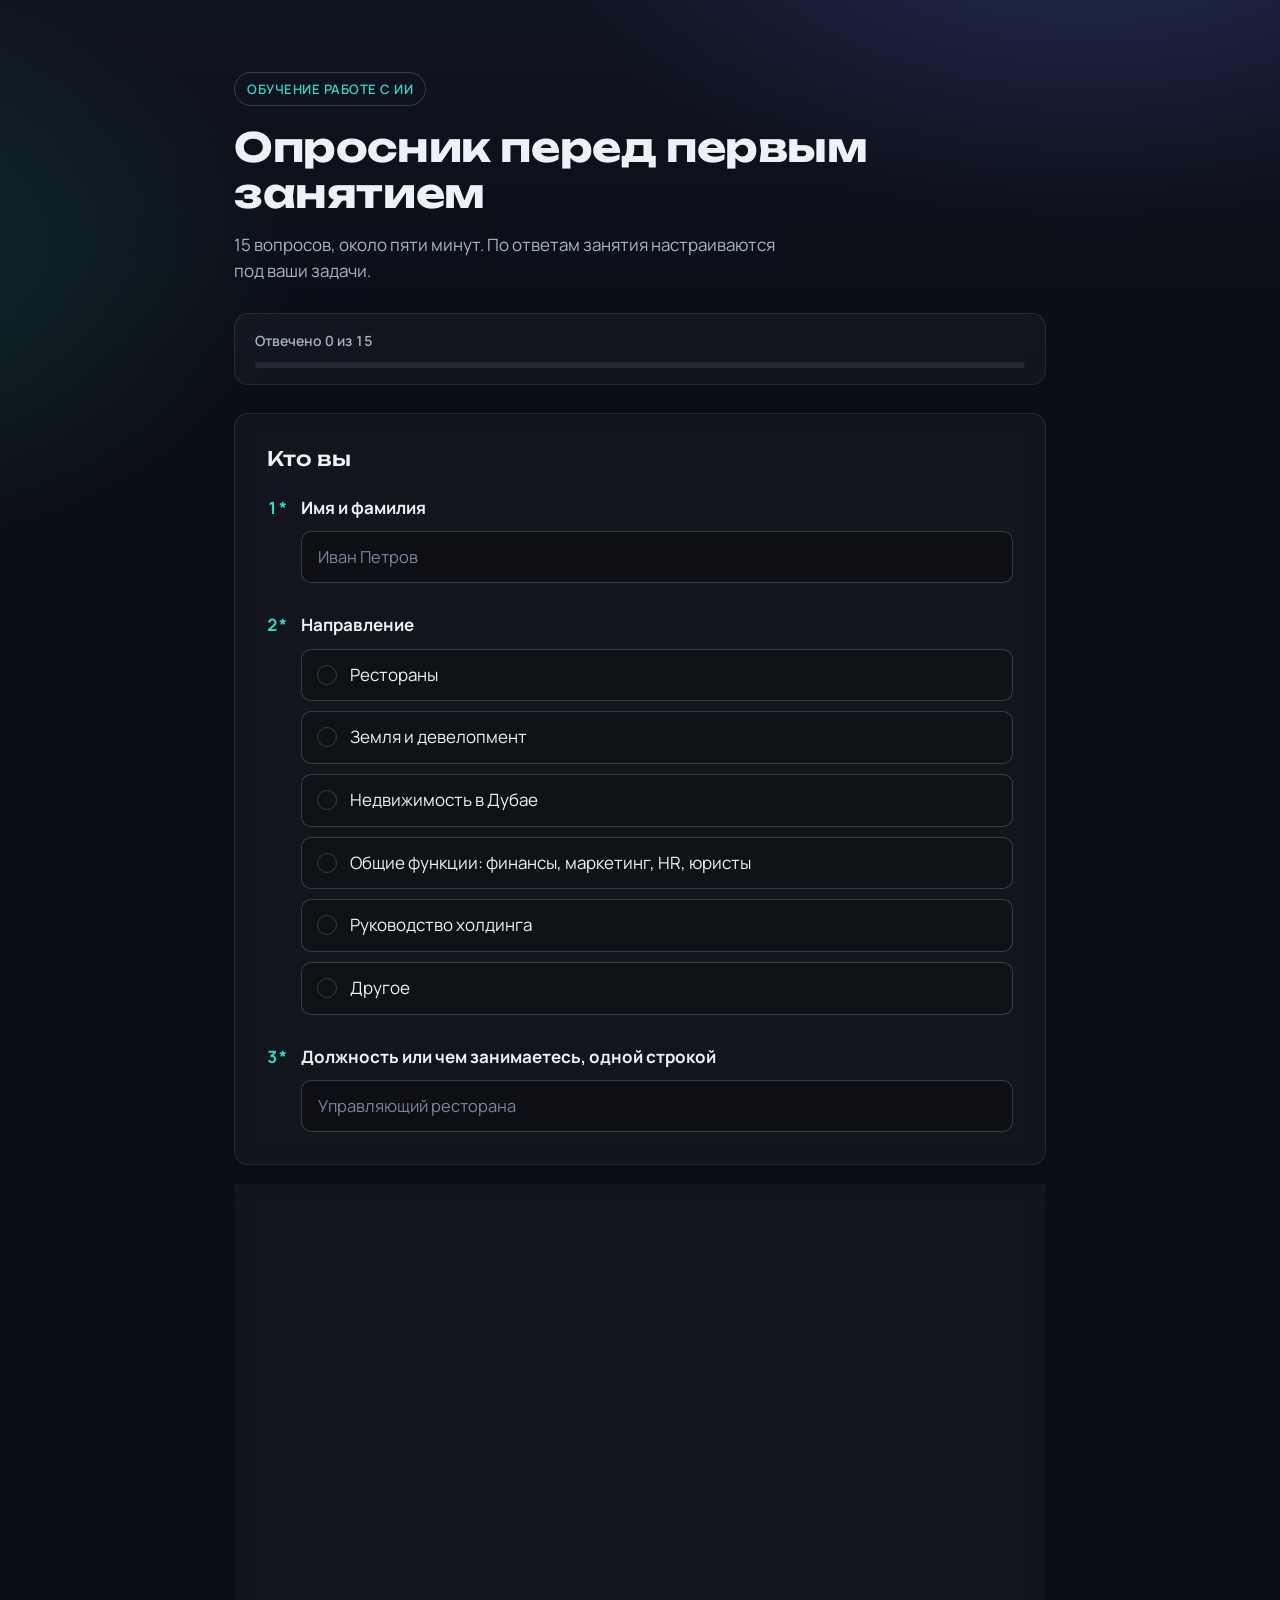
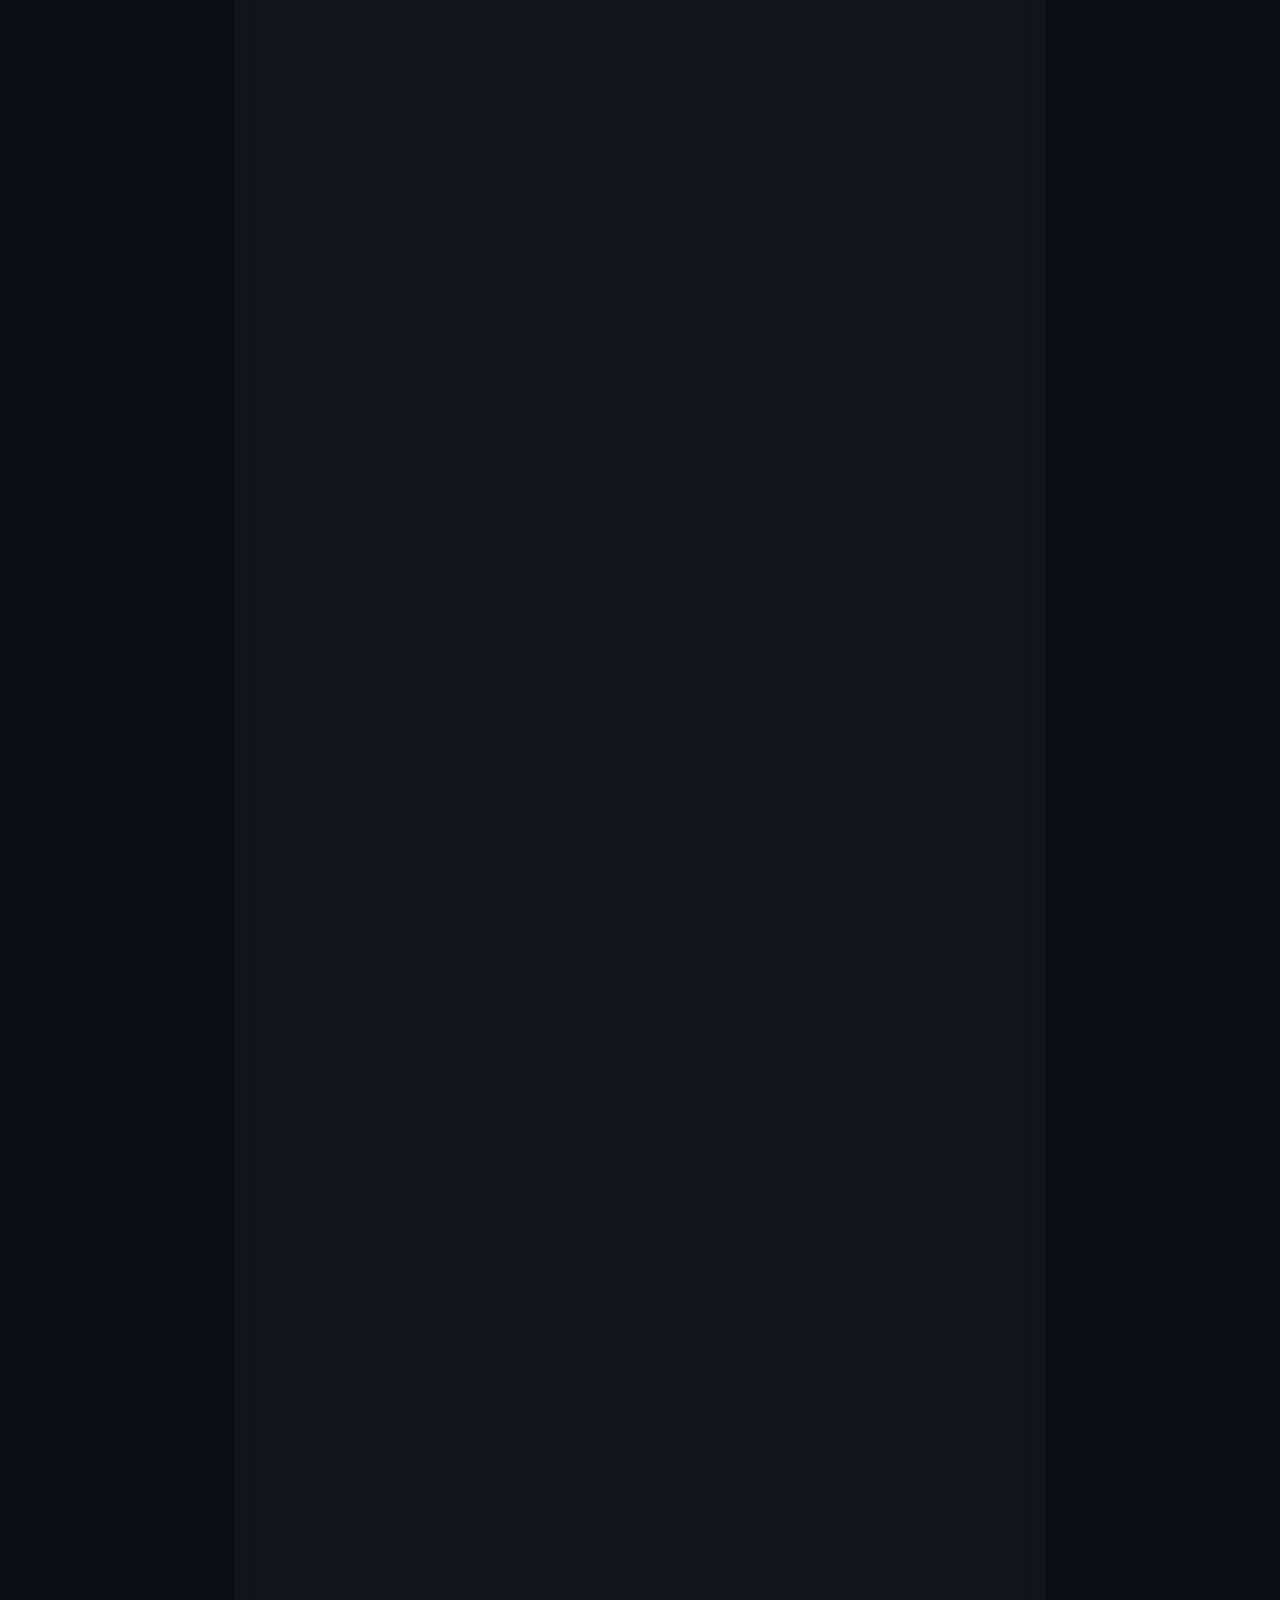
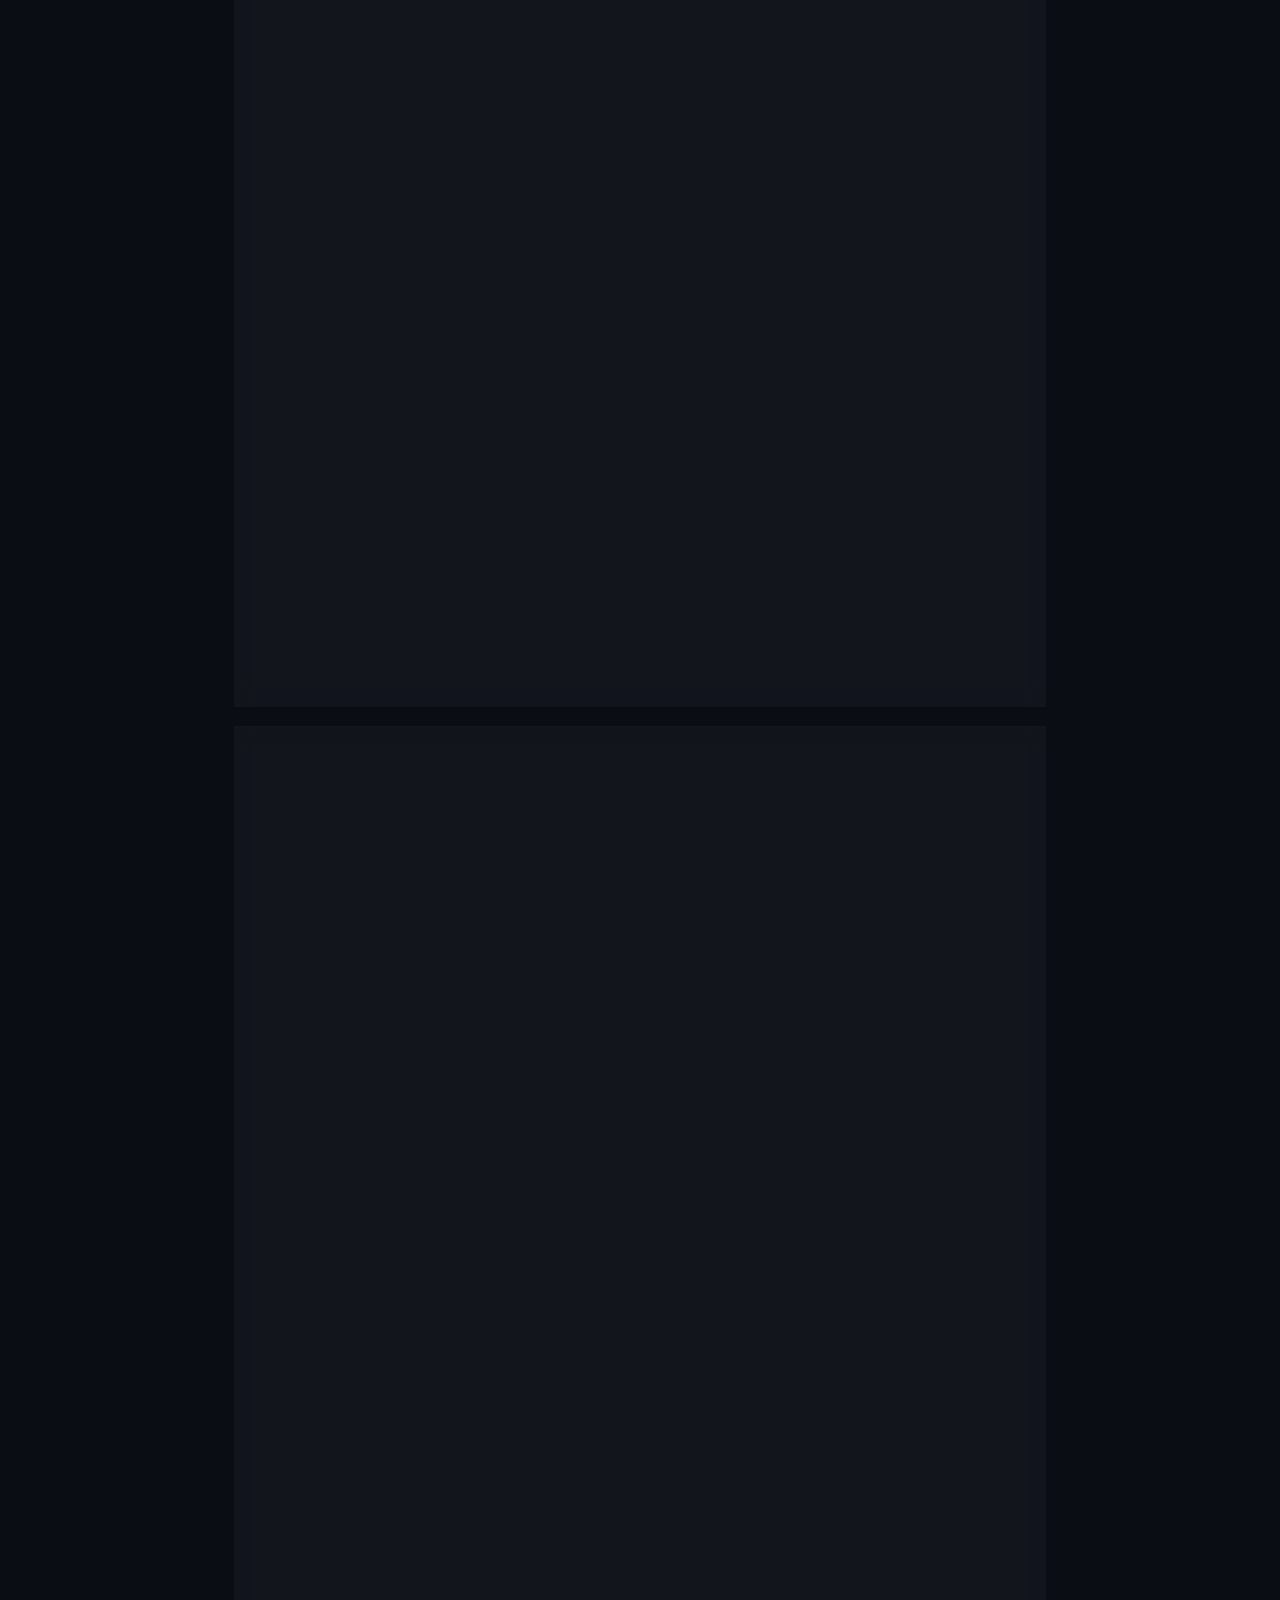
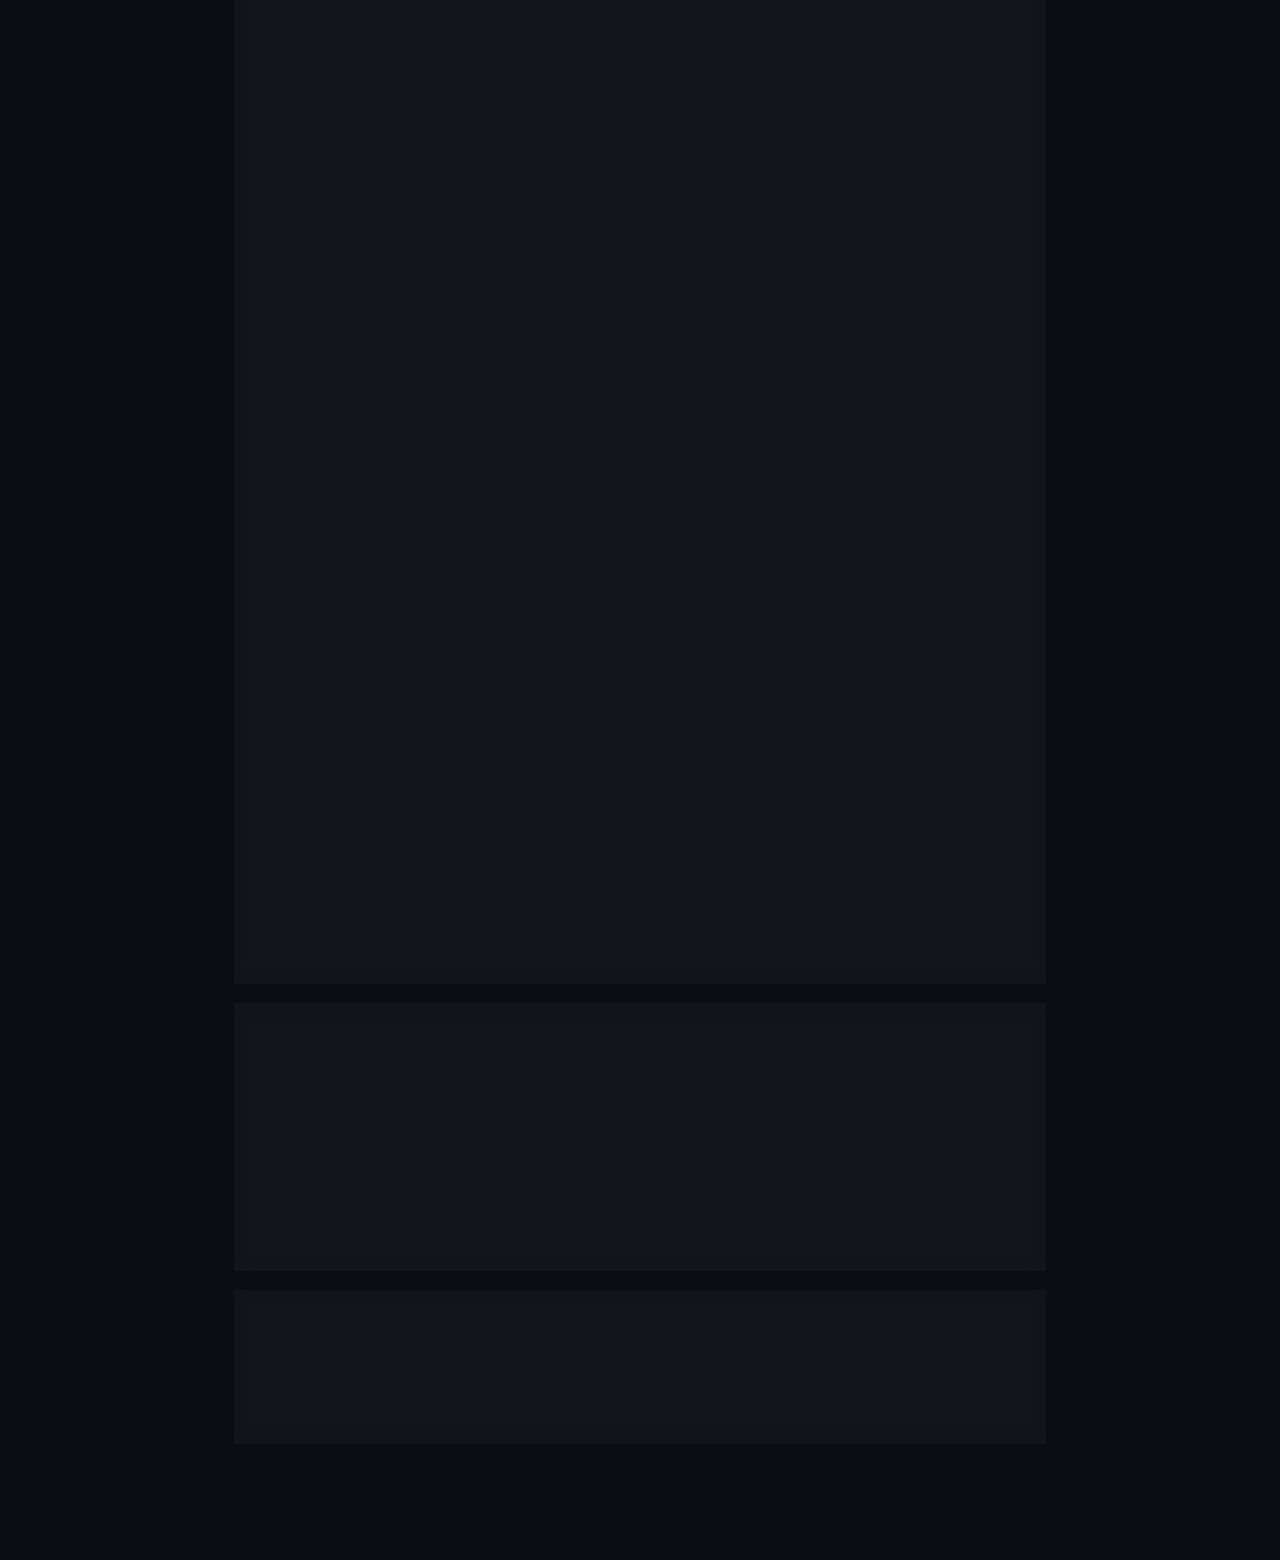
<file: index.html>
<!doctype html>
<html lang="ru">
<head>
<meta charset="utf-8">
<meta name="viewport" content="width=device-width, initial-scale=1">
<meta name="color-scheme" content="dark">
<title>Опросник перед обучением</title>
<meta name="description" content="Опросник перед обучением работе с ИИ.">
<meta name="robots" content="noindex">
<link rel="preconnect" href="https://fonts.googleapis.com">
<link rel="preconnect" href="https://fonts.gstatic.com" crossorigin>
<link href="https://fonts.googleapis.com/css2?family=Unbounded:wght@500;700&family=Manrope:wght@400;500;600;700&display=swap" rel="stylesheet">
<link rel="stylesheet" href="styles.css">
</head>
<body>
<a class="skip" href="#form">К вопросам</a>
<div class="bg" aria-hidden="true"></div>

<div class="page">
  <header class="hero">
    <p class="hero-kicker">Обучение работе с ИИ</p>
    <h1 class="title">Опросник перед первым занятием</h1>
    <p class="sub">15 вопросов, около пяти минут. По ответам занятия настраиваются под ваши задачи.</p>
    <div class="progress-card">
      <span class="counter" id="counter" aria-live="polite">Отвечено 0 из 15</span>
      <div class="progress-track" aria-hidden="true"><i id="topline"></i></div>
    </div>
  </header>

  <div class="notice" id="notice" hidden role="status"></div>

  <form id="form" class="form" novalidate>
    <div class="submit-card">
      <button type="submit" class="btn primary" id="submit">Отправить ответы</button>
      <p class="submit-hint">Черновик сохраняется на этом устройстве, пока вы не отправите ответы.</p>
      <div class="panel error" id="error" hidden role="alert"></div>
    </div>
  </form>

  <section class="card success" id="success" hidden tabindex="-1">
    <h2 class="card-title">Ответы отправлены</h2>
    <p>Спасибо за уделённое время.</p>
  </section>
</div>

<script src="config.js"></script>
<script src="app.js"></script>
</body>
</html>
</file>
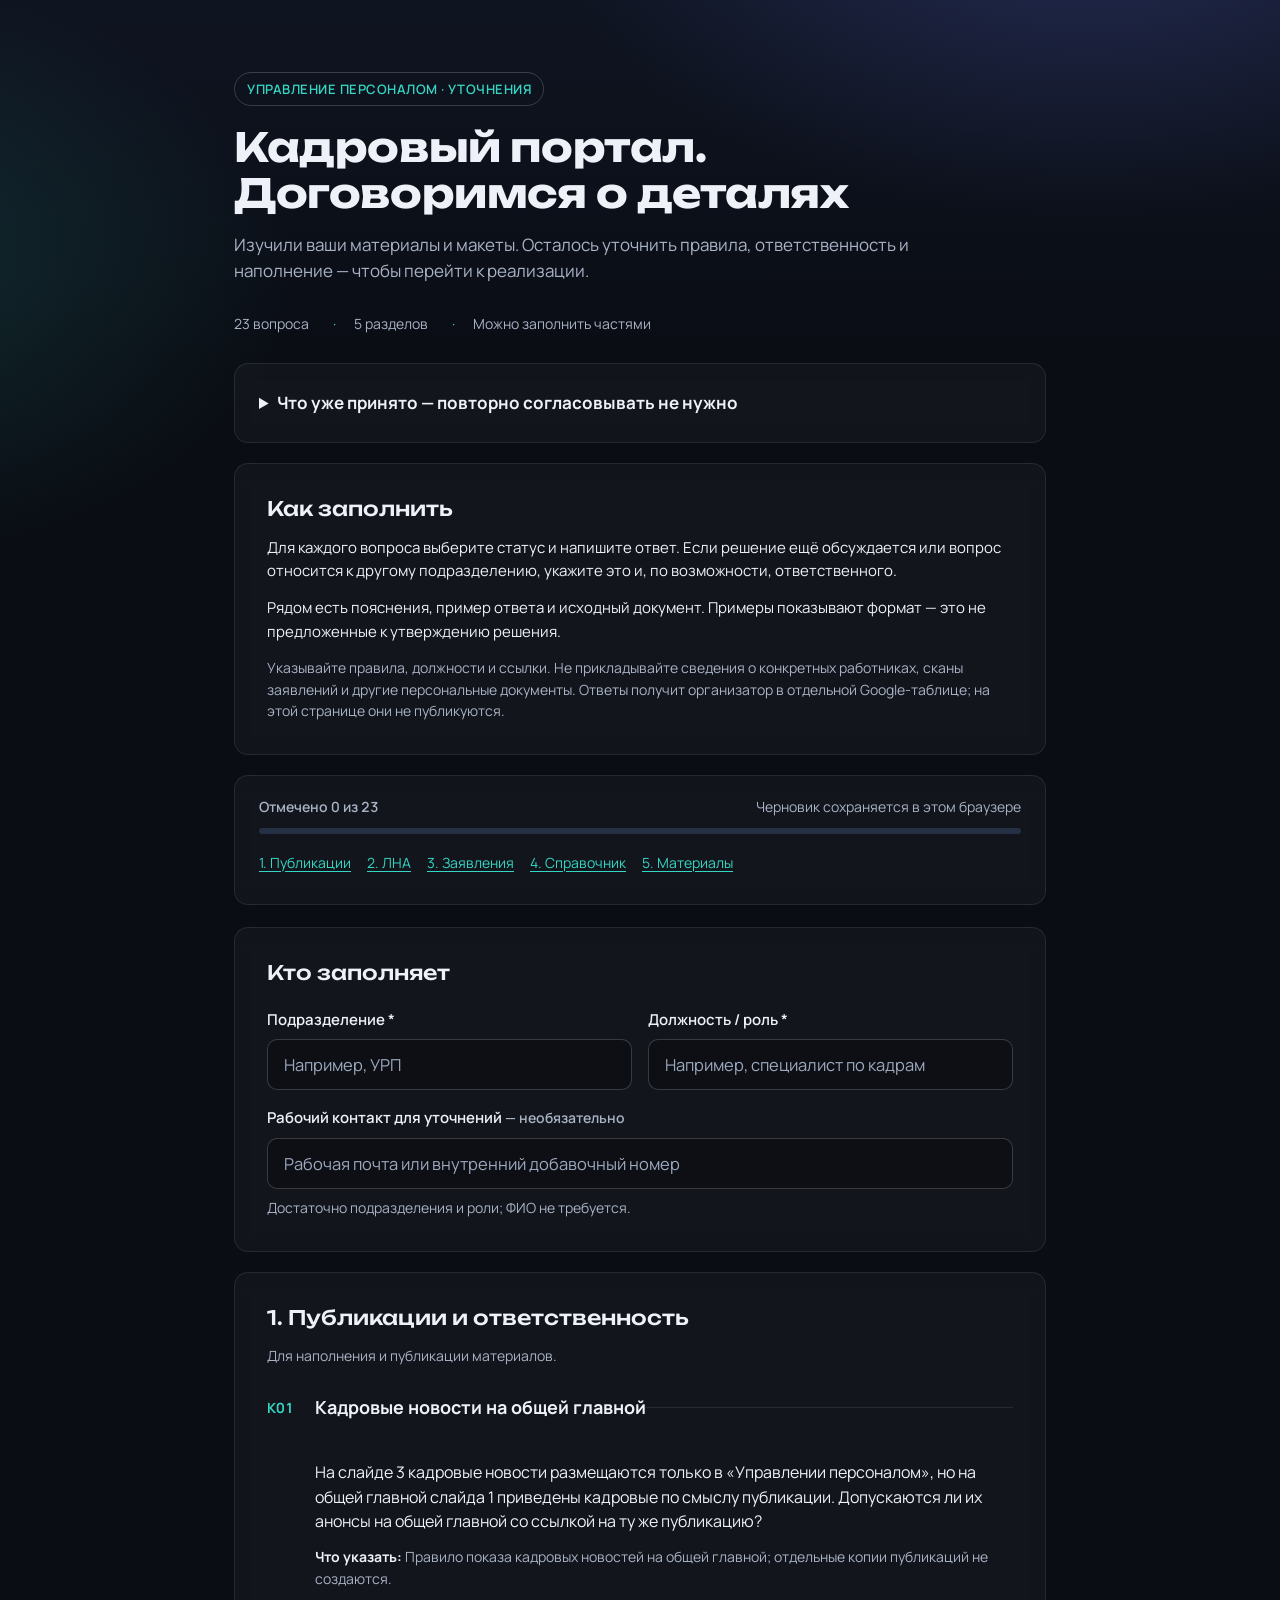
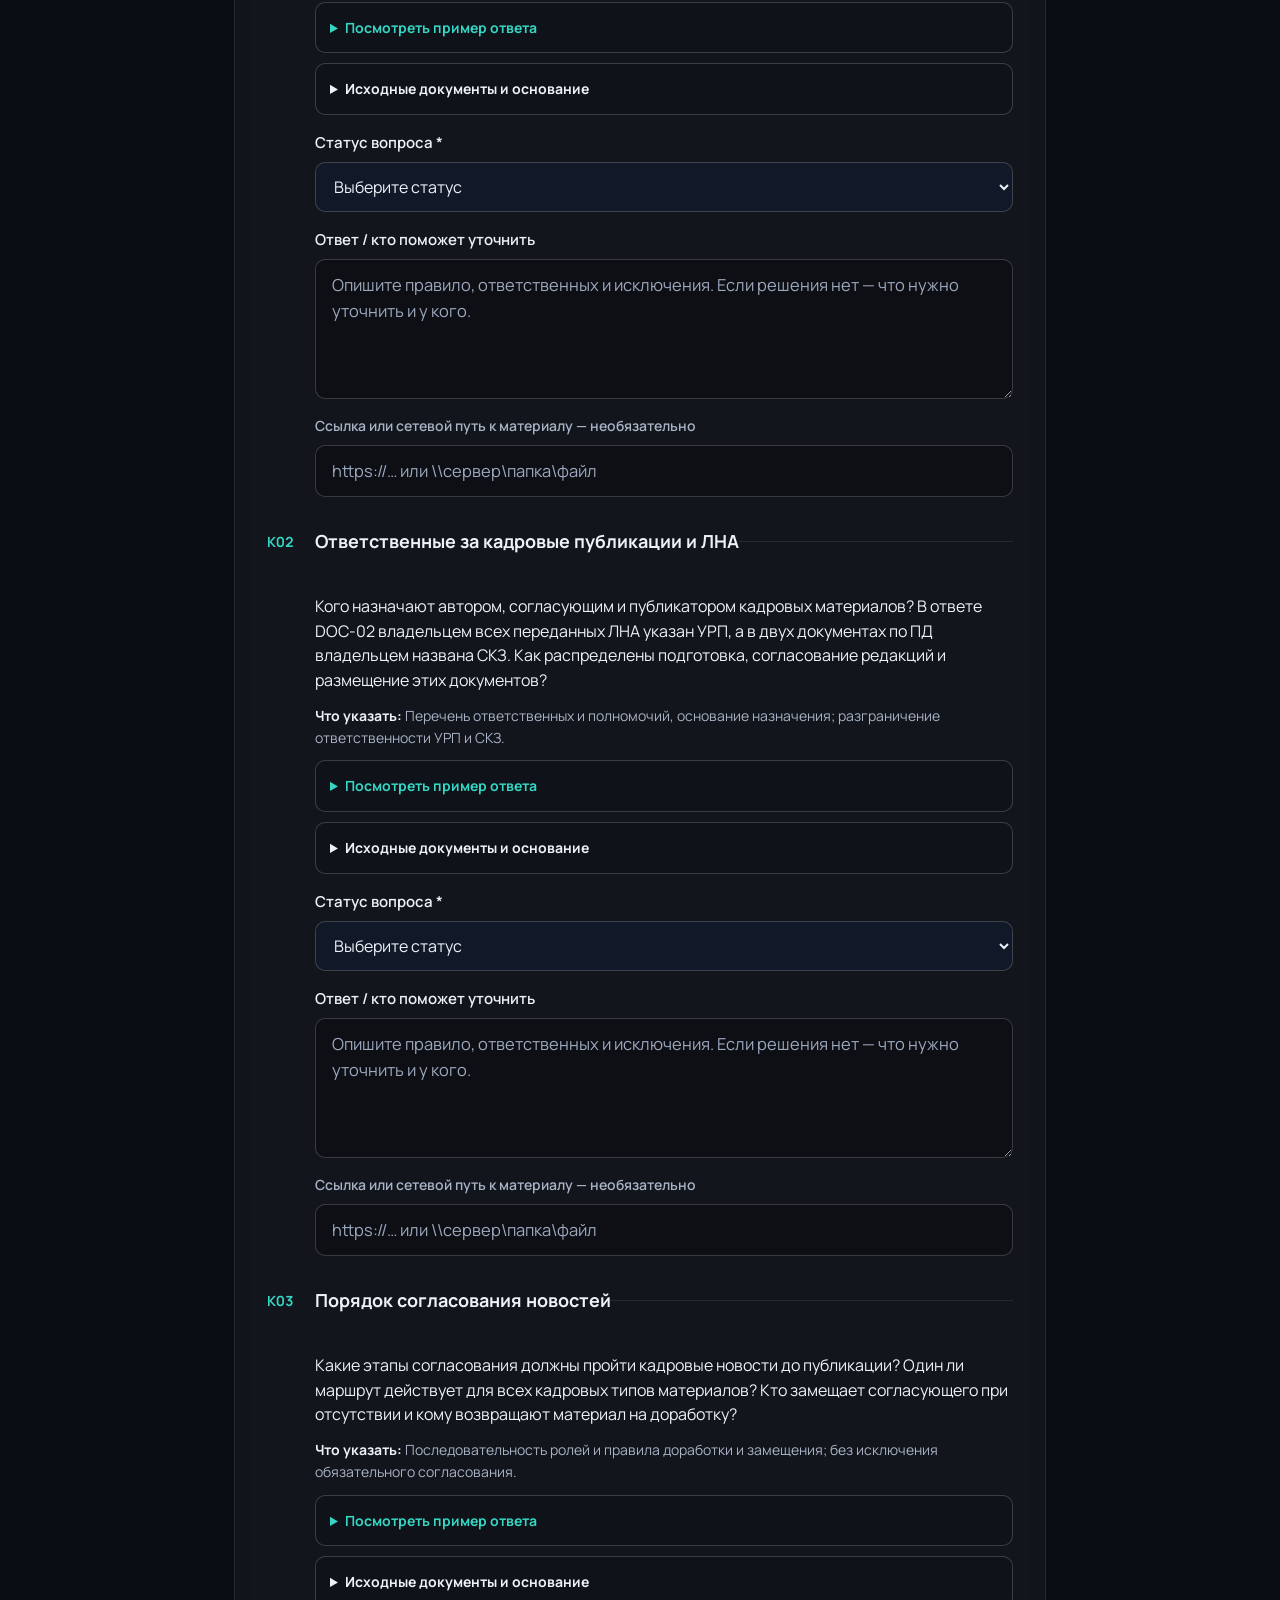
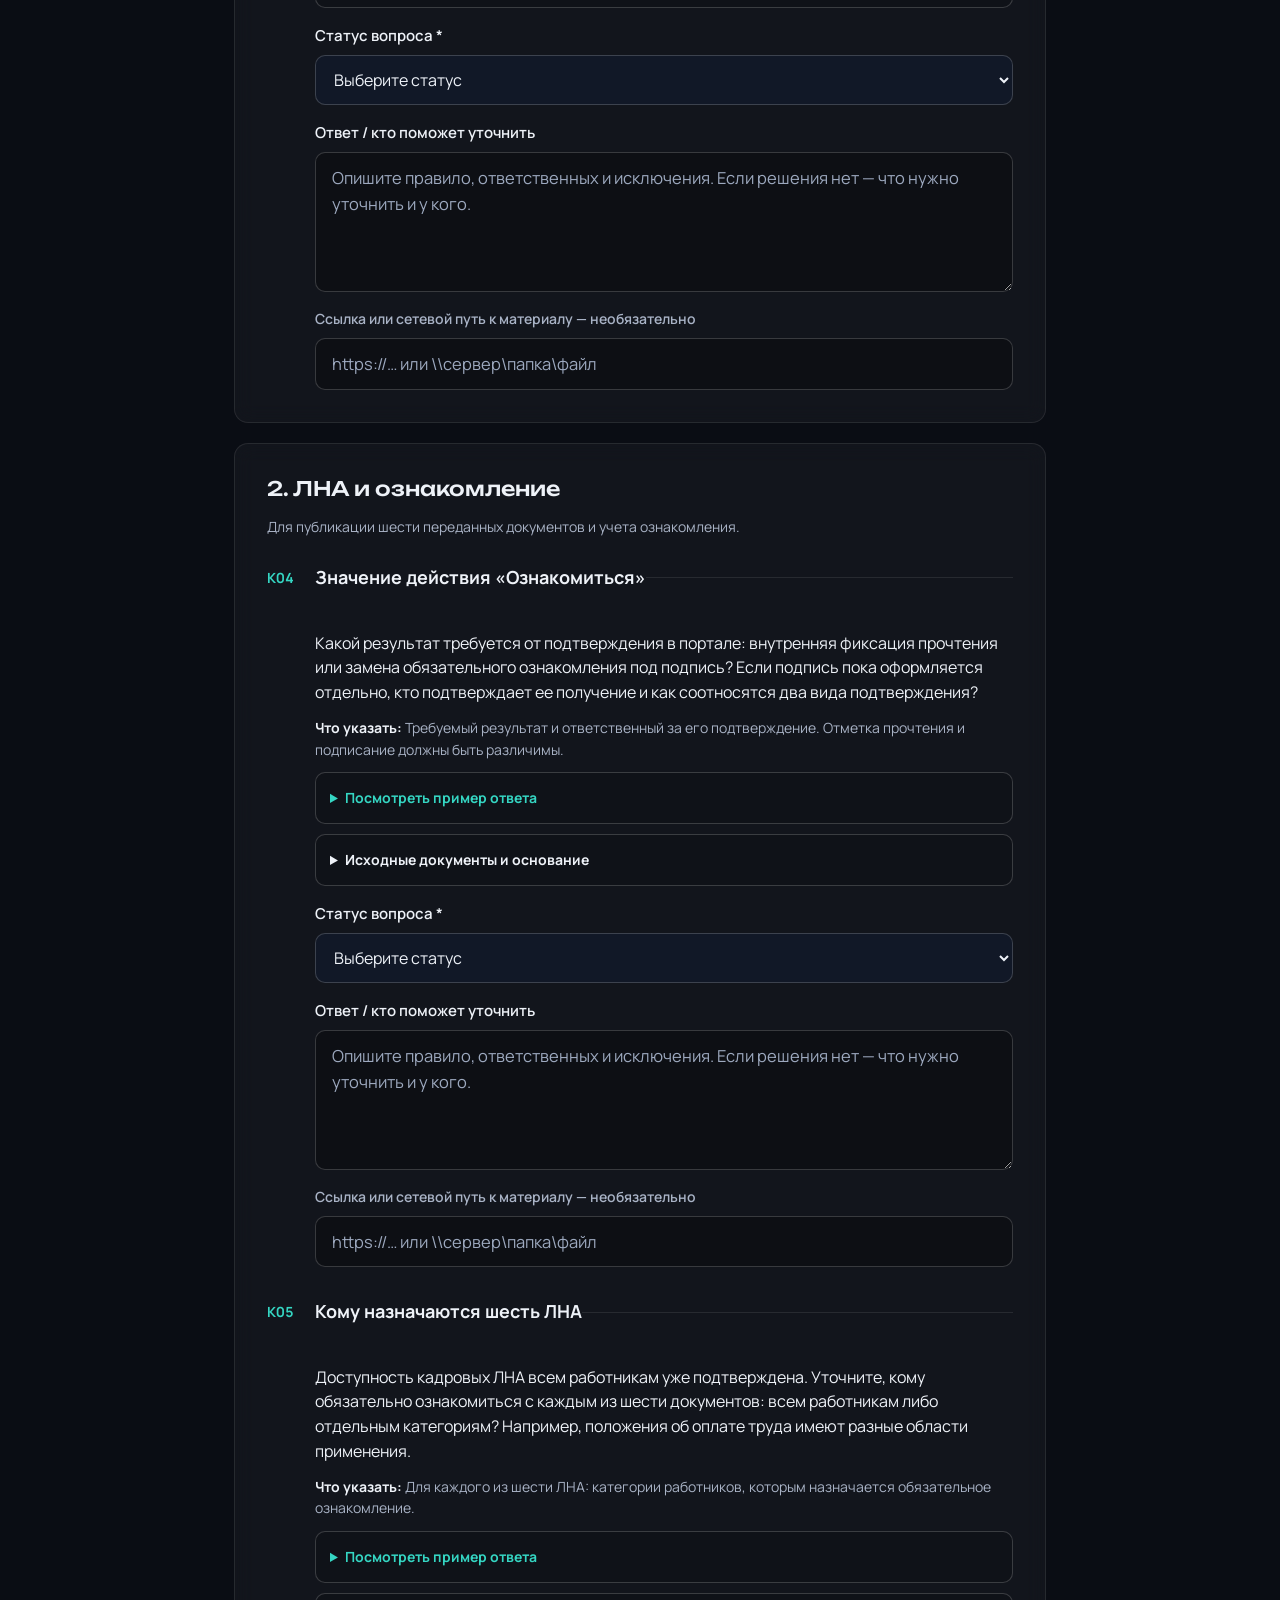
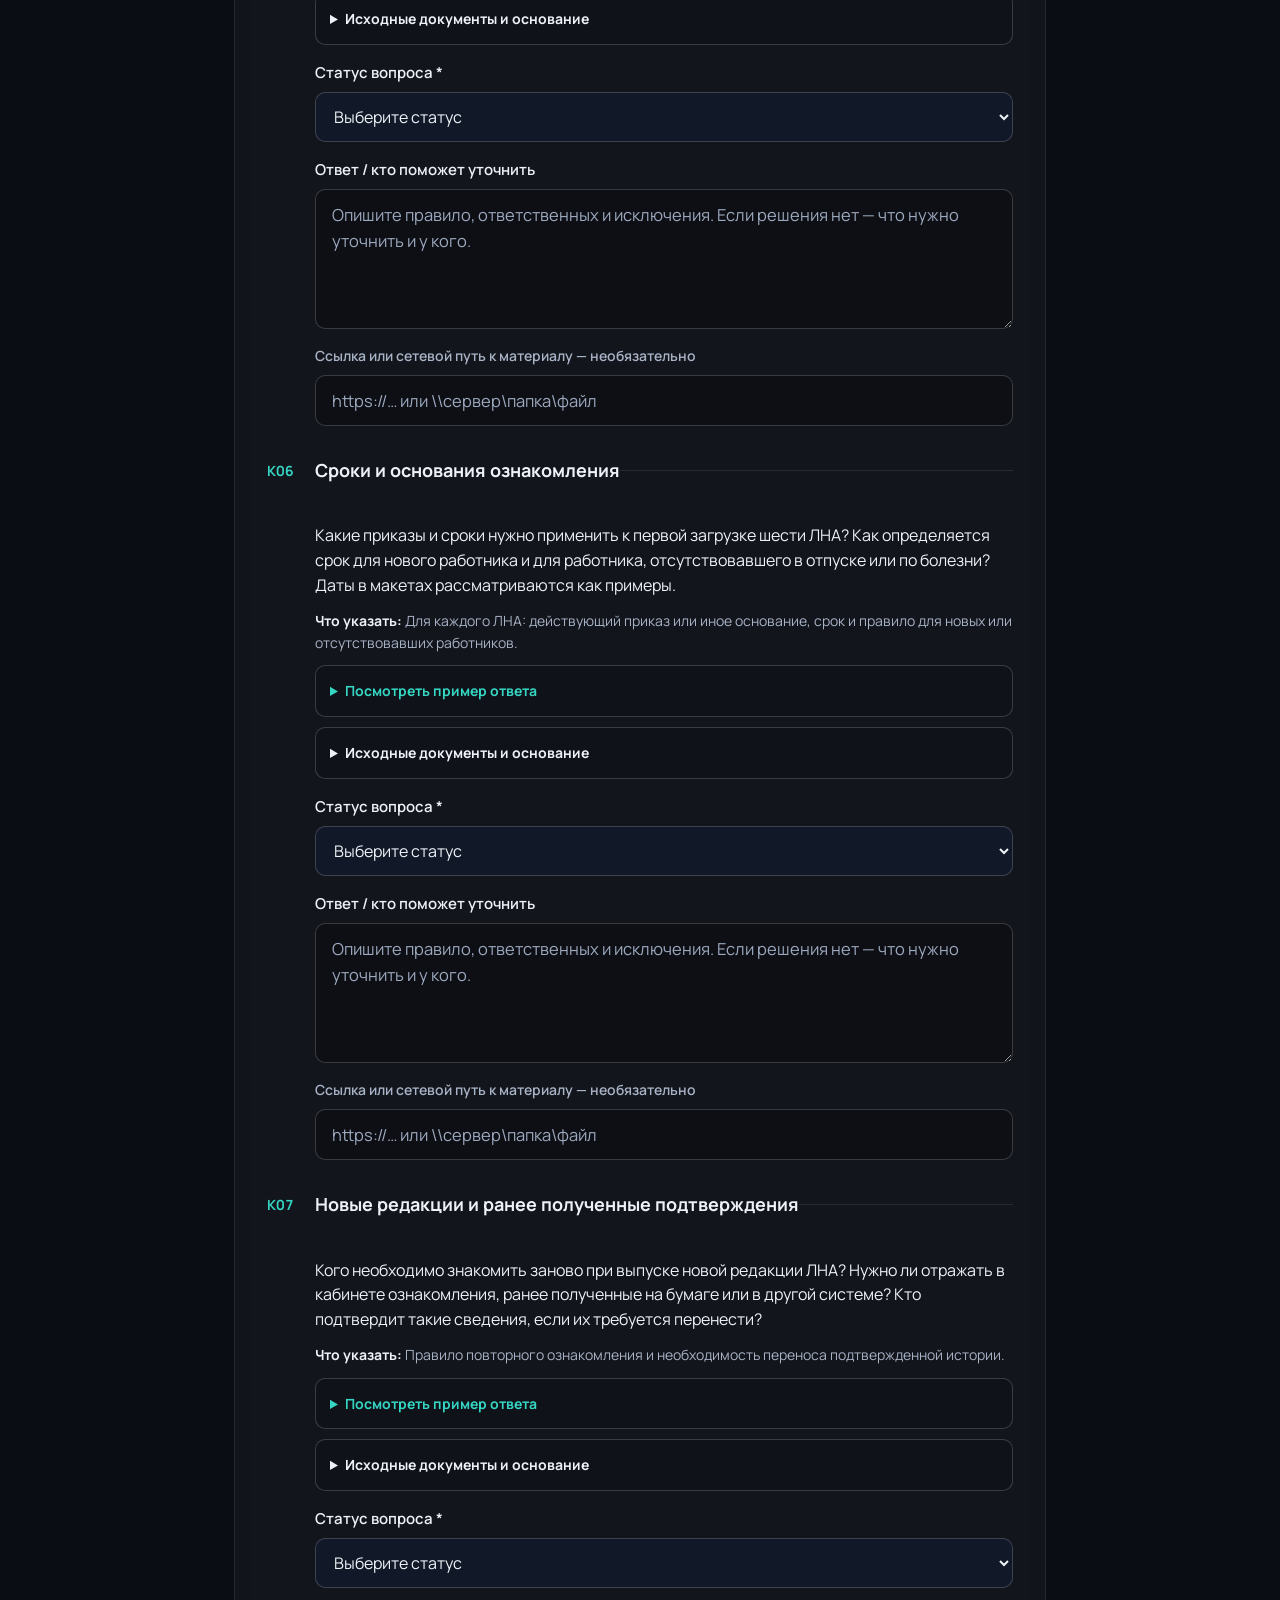
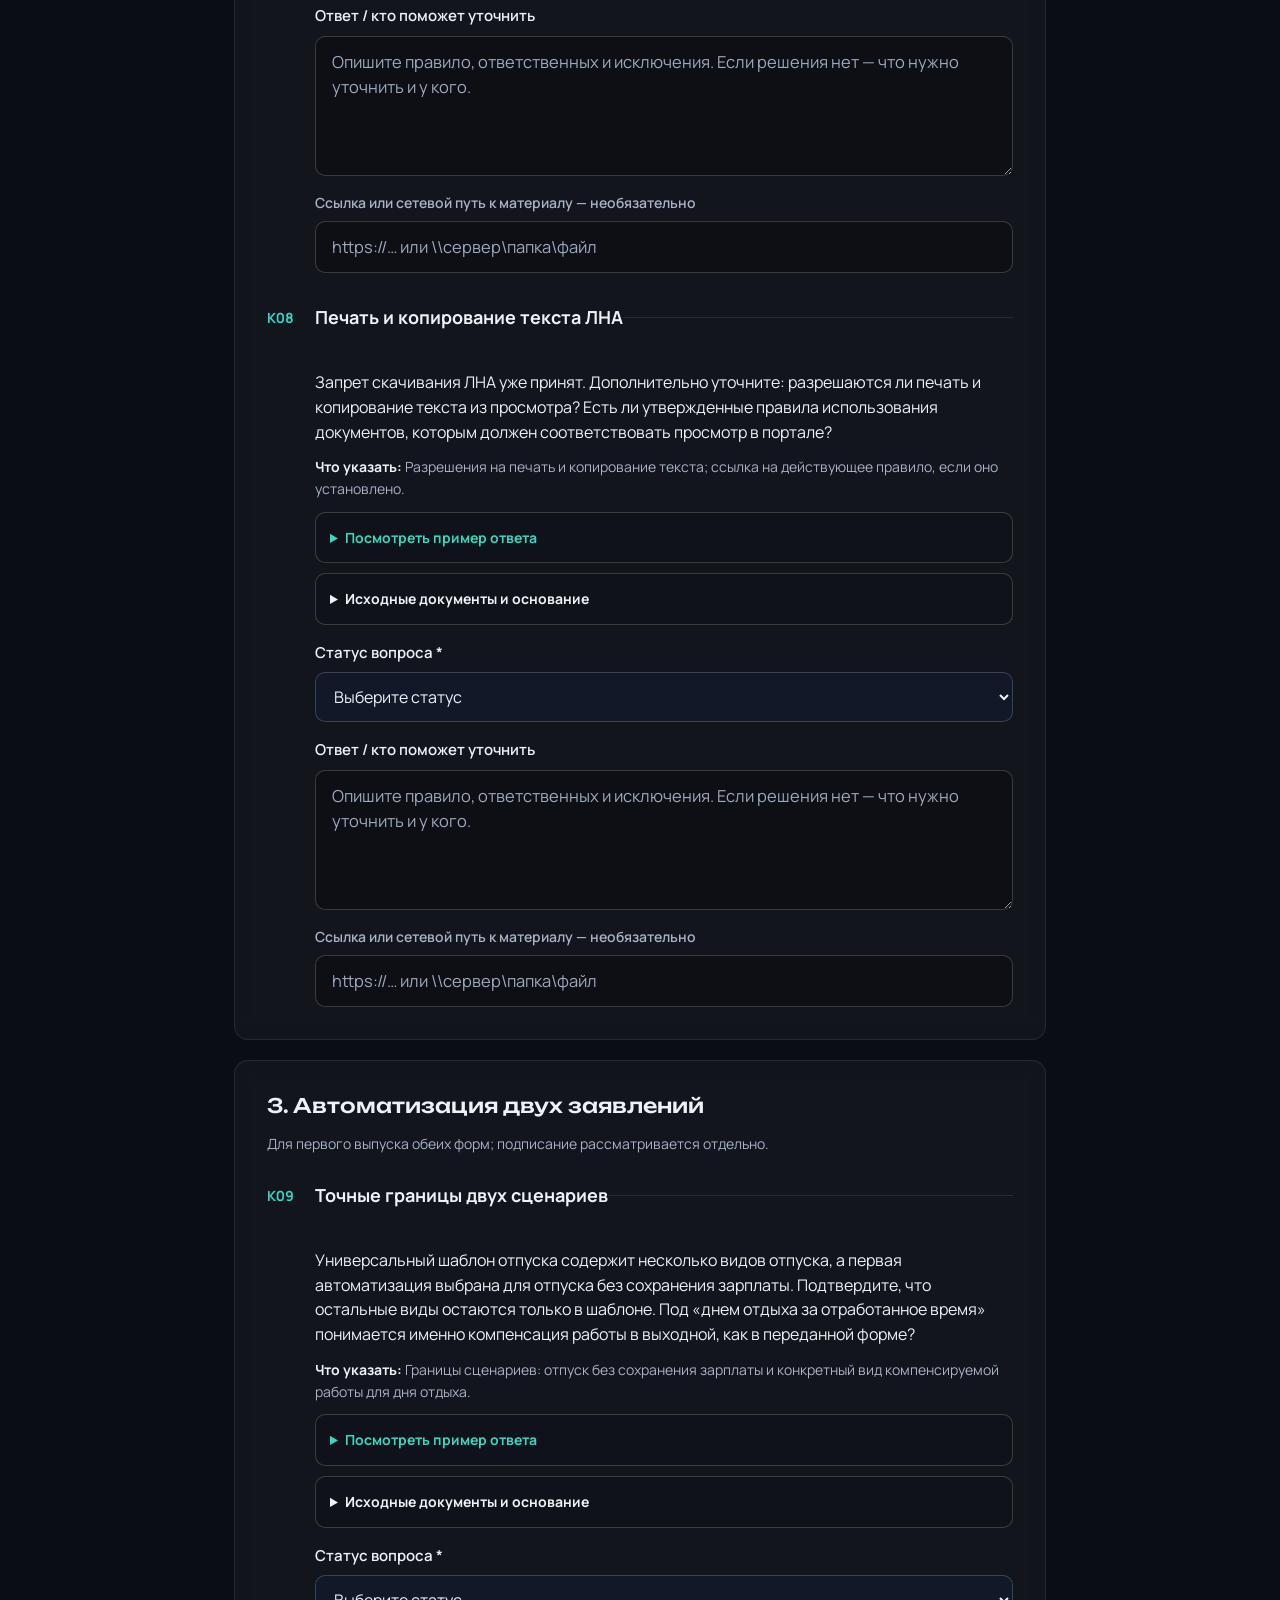
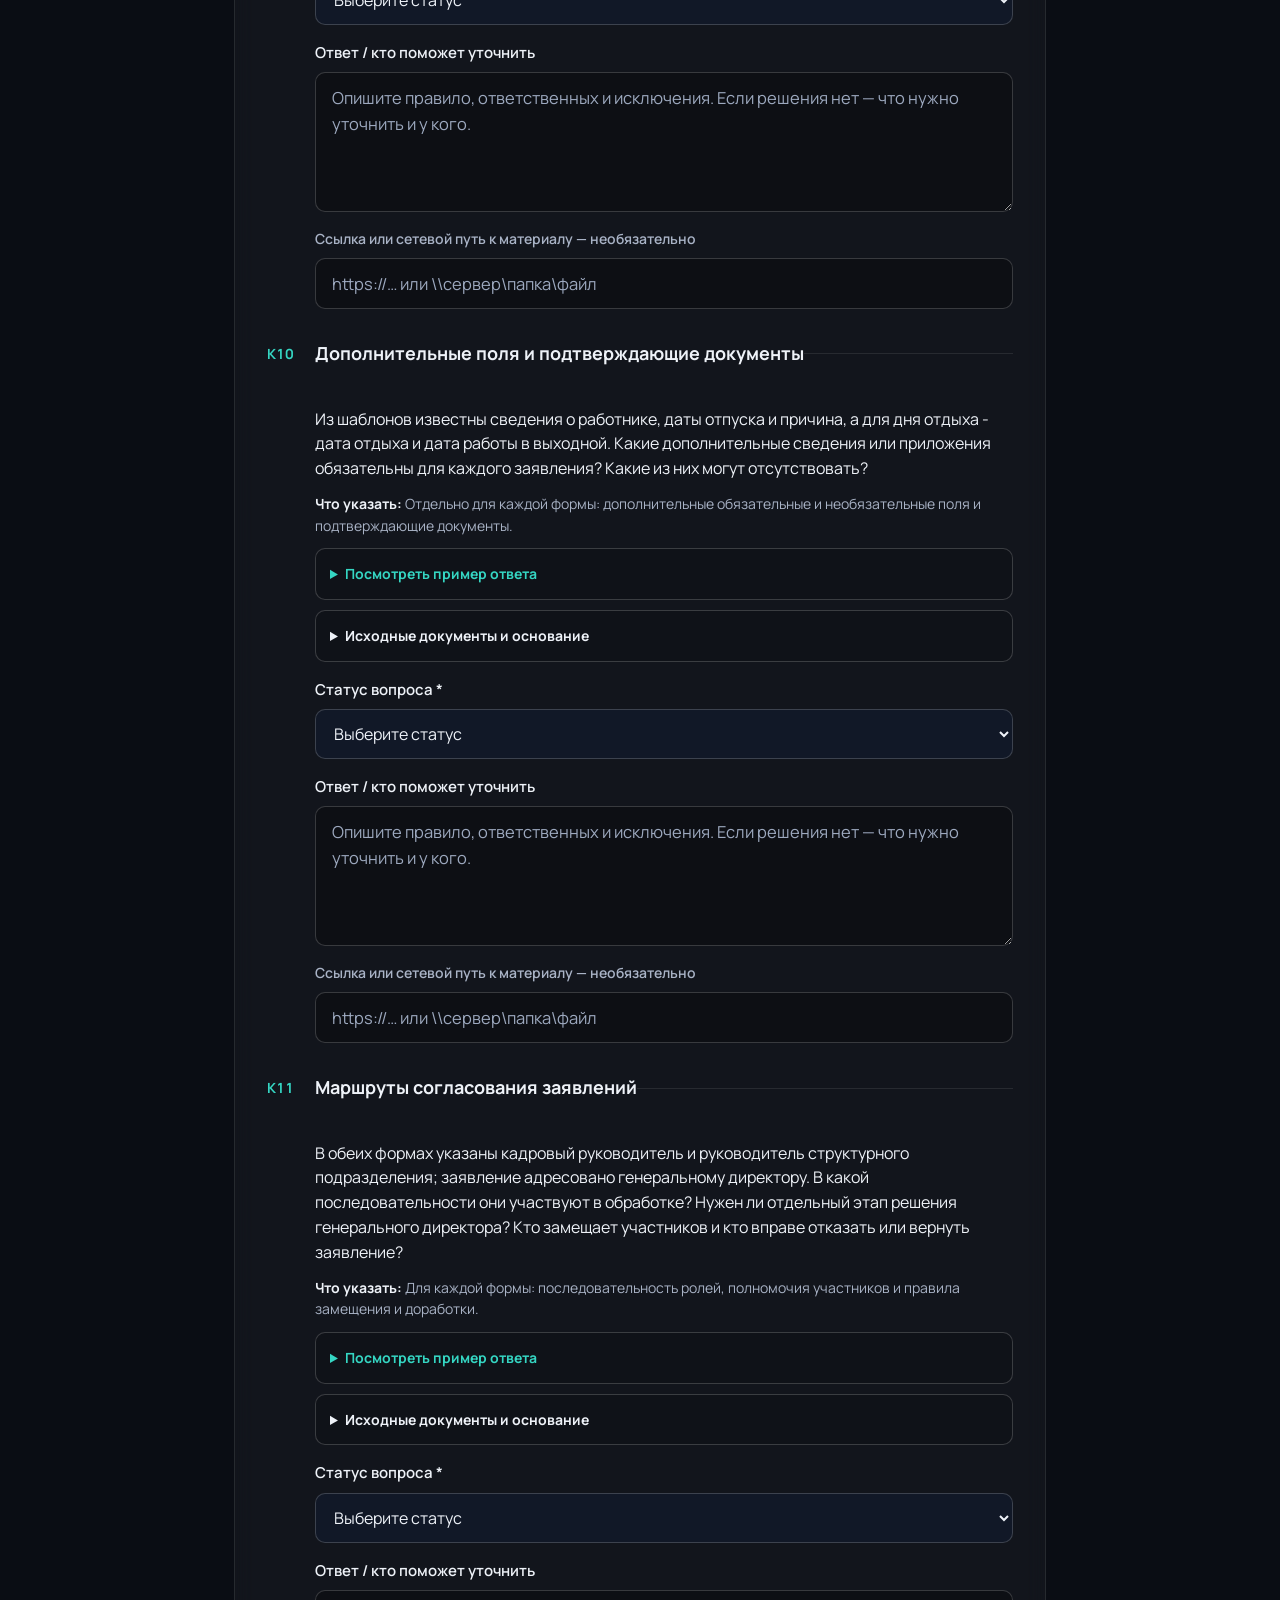
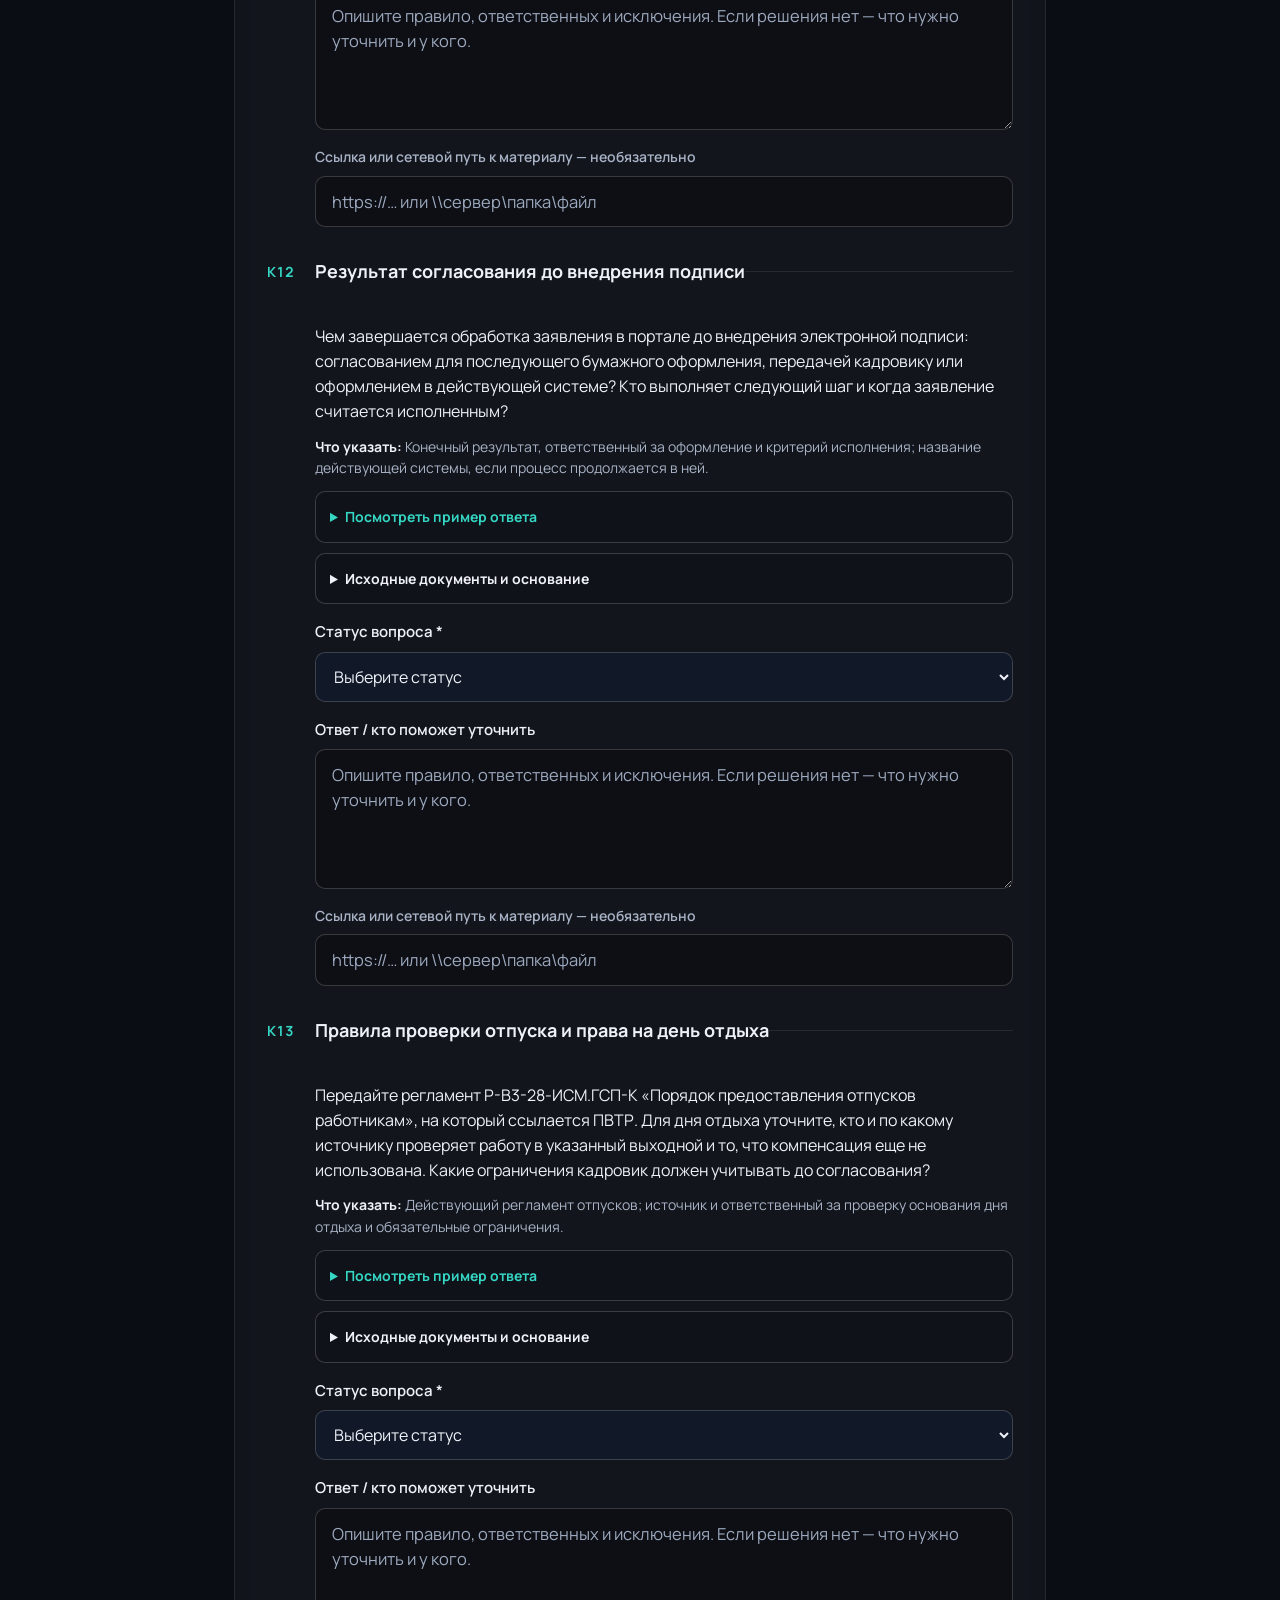
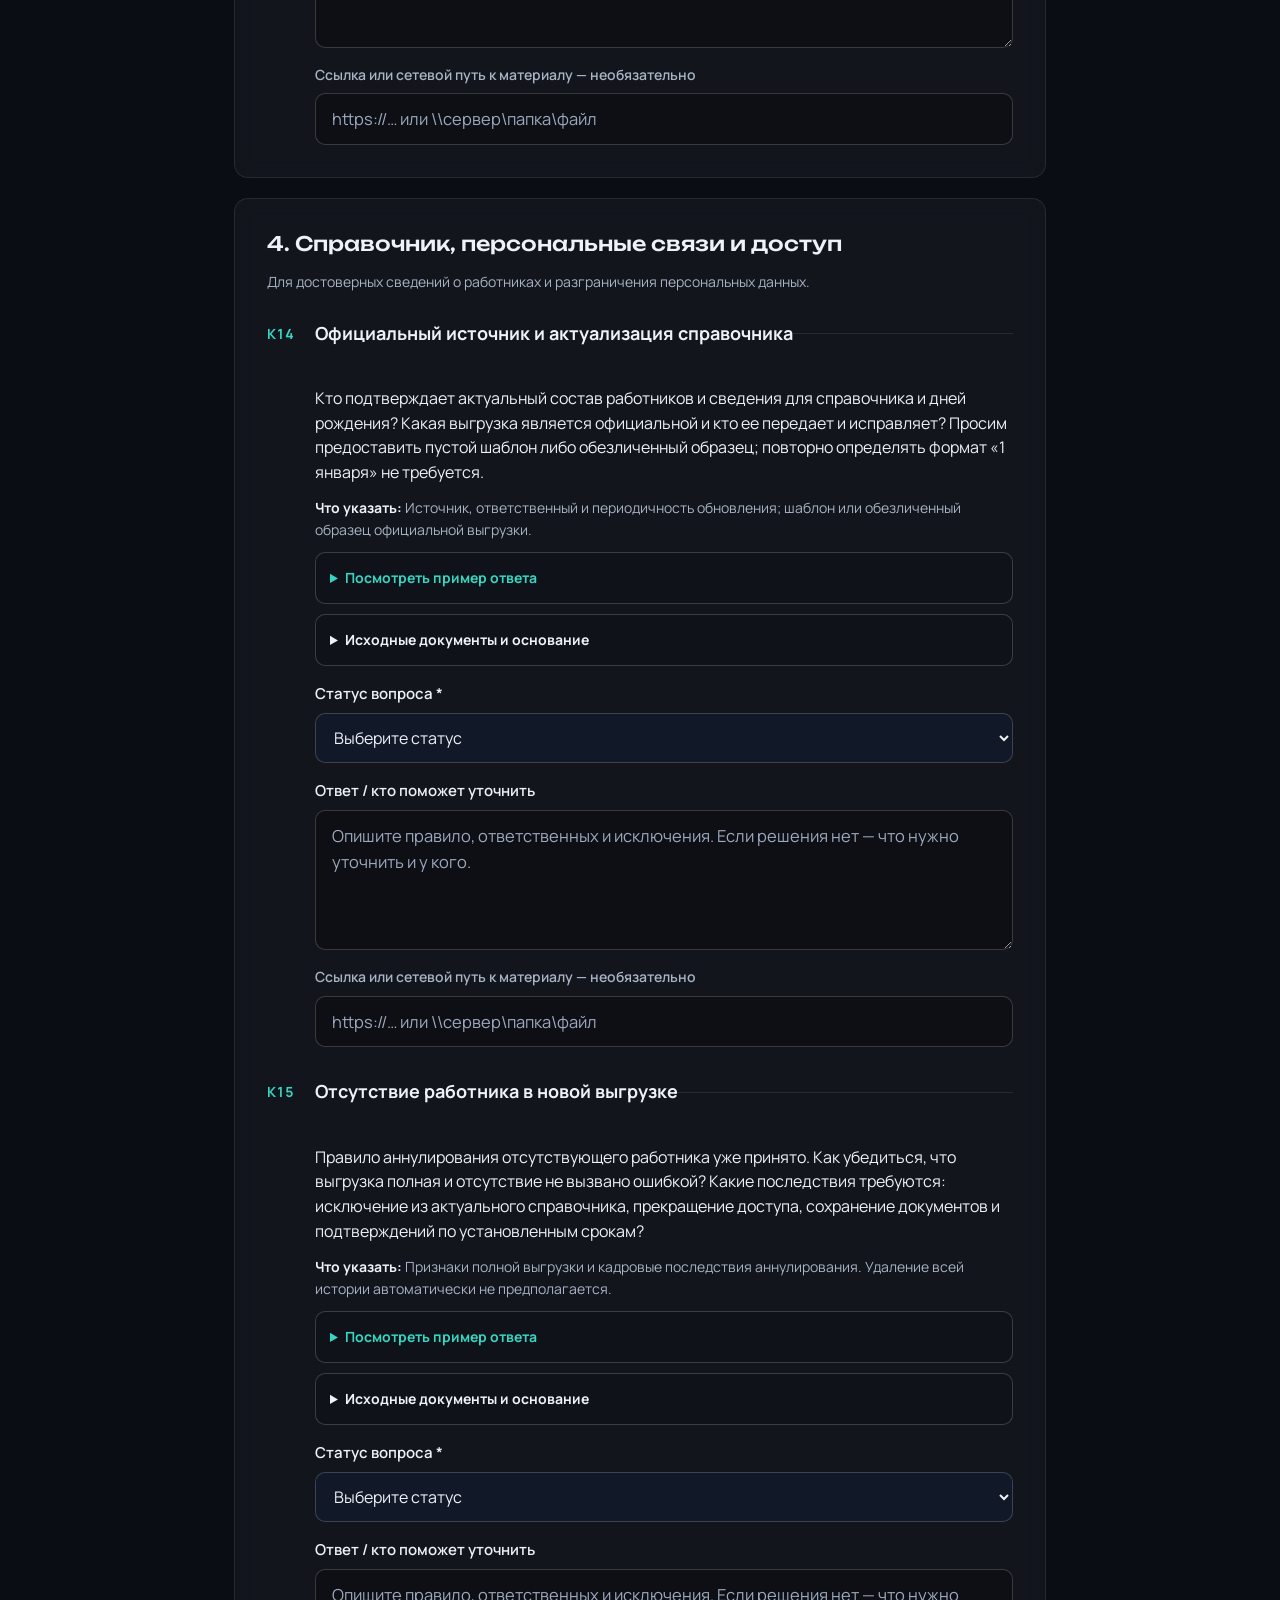
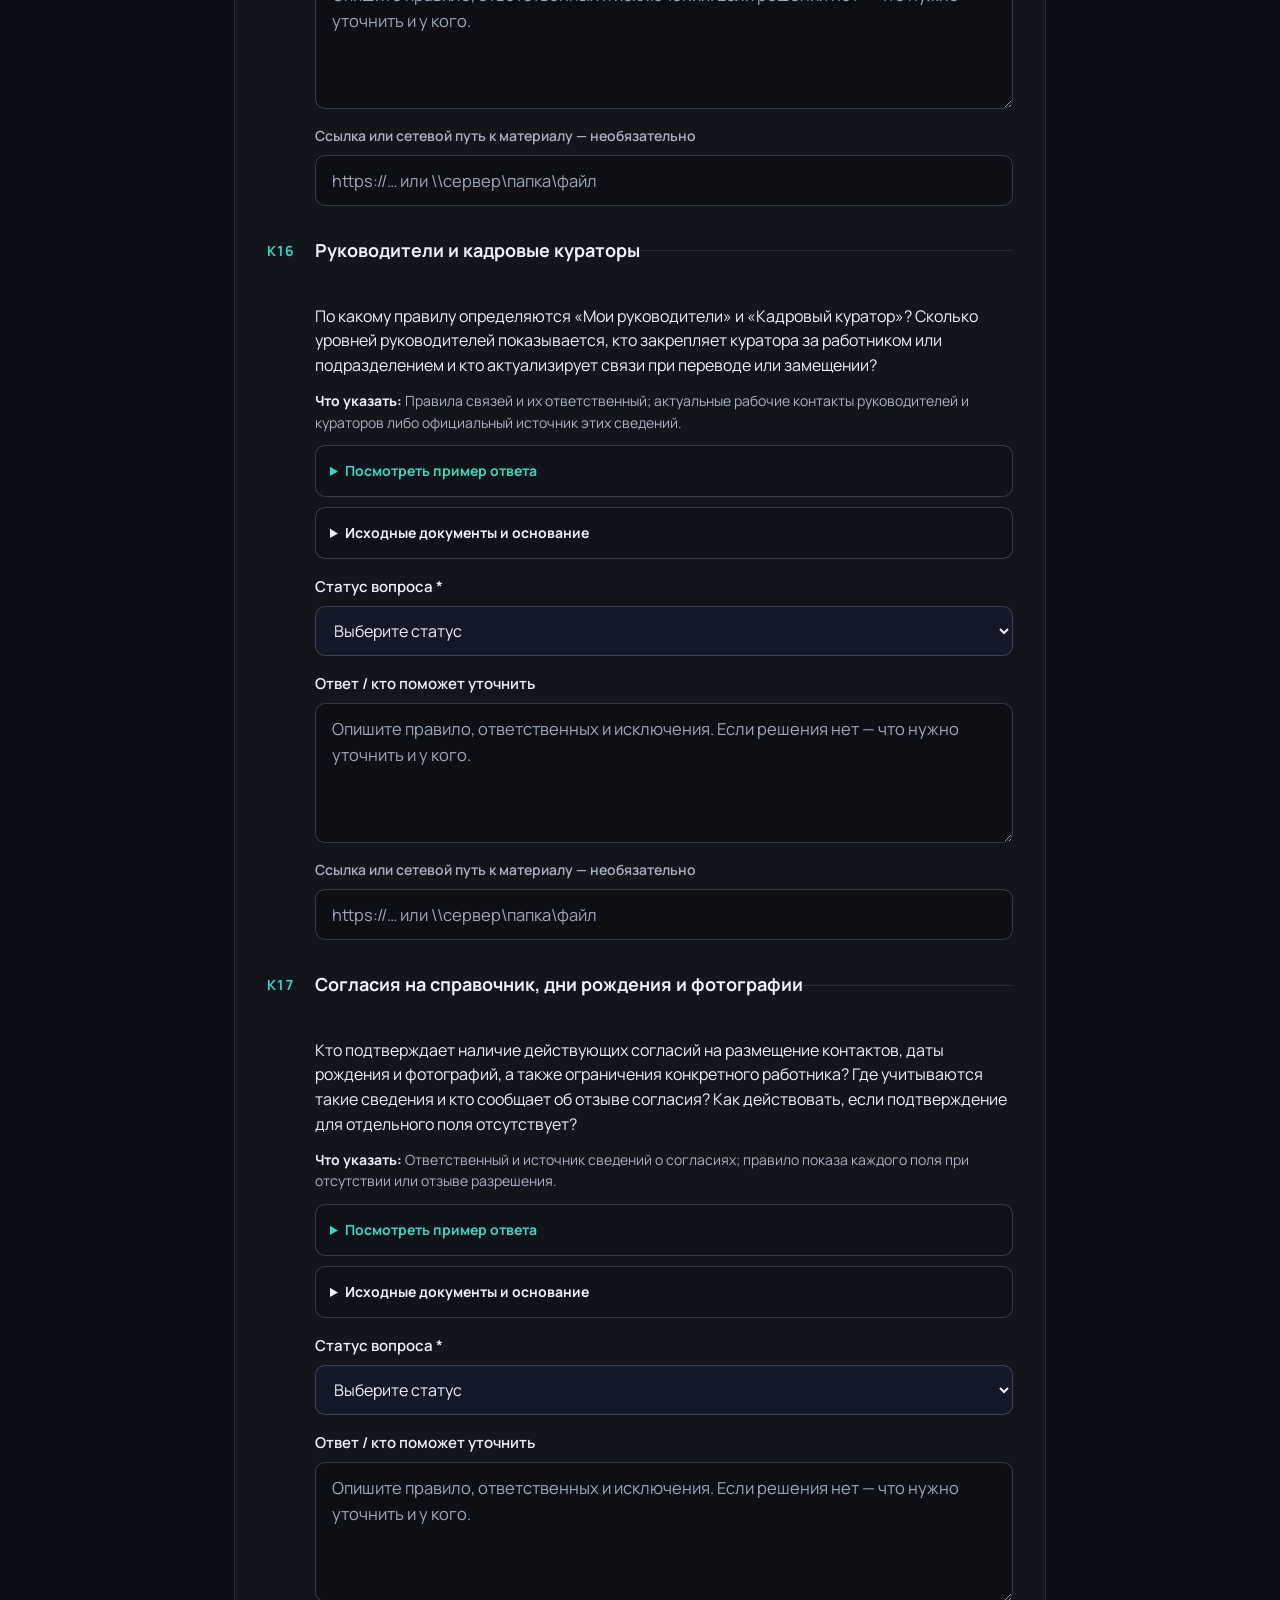
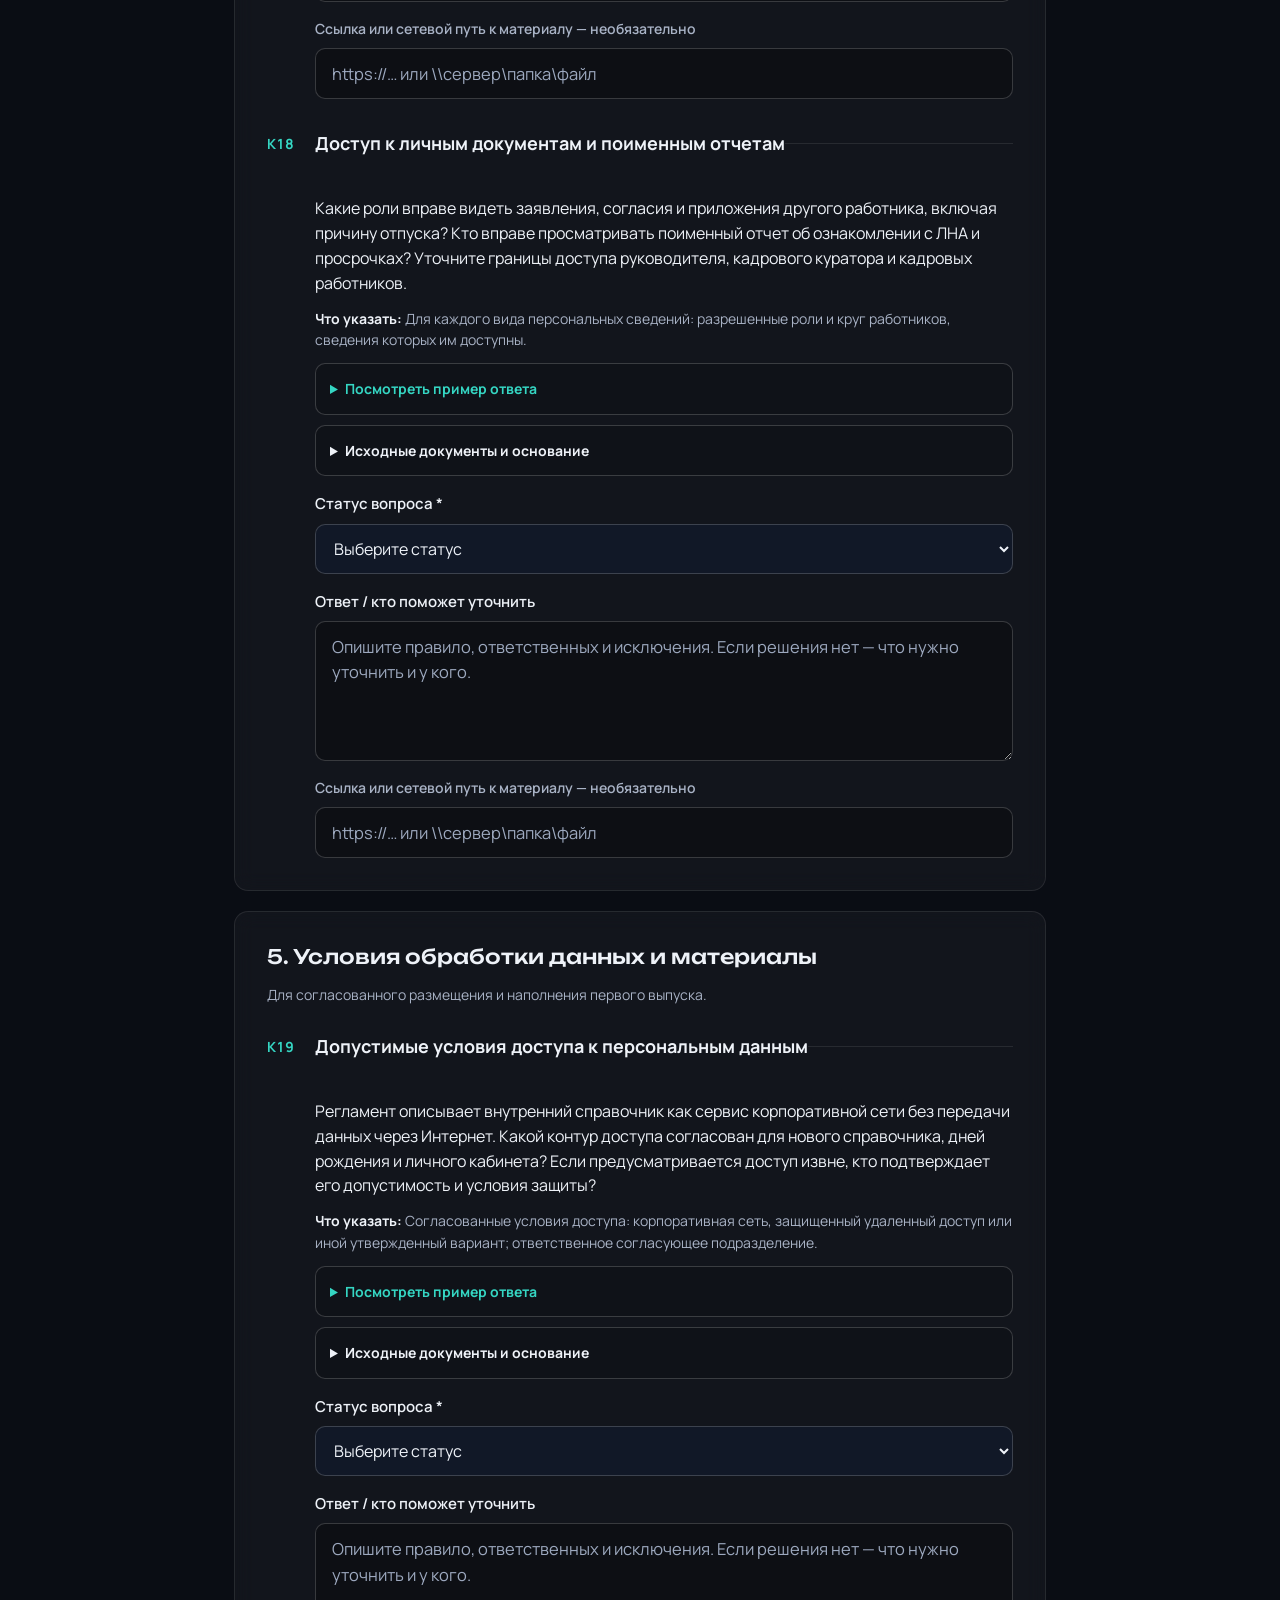
<file: hr/index.html>
<!doctype html>
<html lang="ru">
<head>
  <meta charset="utf-8">
  <meta name="viewport" content="width=device-width, initial-scale=1">
  <meta name="description" content="Уточнения кадровой службы для подготовки разделов корпоративного портала.">
  <meta name="robots" content="noindex, nofollow">
  <meta name="referrer" content="no-referrer">
  <title>Кадровый портал — уточнения УРП</title>
  <link rel="icon" href="icon.svg" type="image/svg+xml">
  <link rel="preconnect" href="https://fonts.googleapis.com">
  <link rel="preconnect" href="https://fonts.gstatic.com" crossorigin>
  <link href="https://fonts.googleapis.com/css2?family=Manrope:wght@400;500;600;700&family=Unbounded:wght@500;700&display=swap" rel="stylesheet">
  <link rel="stylesheet" href="styles.css">
  <script defer src="config.js"></script>
  <script defer src="questions.js"></script>
  <script defer src="core.js"></script>
  <script defer src="app.js"></script>
</head>
<body>
  <div class="bg" aria-hidden="true"></div>
  <a class="skip" href="#survey">Перейти к вопросам</a>
  <main class="page">
    <header class="hero">
      <p class="hero-kicker">Управление персоналом · уточнения</p>
      <h1 class="title">Кадровый портал.<br>Договоримся о деталях</h1>
      <p class="sub">Изучили ваши материалы и макеты. Осталось уточнить правила, ответственность и наполнение — чтобы перейти к реализации.</p>
      <div class="hero-meta"><span>23 вопроса</span><span>5 разделов</span><span>Можно заполнить частями</span></div>
    </header>
    <noscript><p class="notice">Для заполнения и сохранения ответов включите JavaScript в браузере.</p></noscript>
    <details class="accepted card">
      <summary>Что уже принято — повторно согласовывать не нужно</summary>
      <ul id="accepted-list"></ul>
    </details>
    <section class="instructions card" aria-labelledby="how-title">
      <h2 id="how-title" class="card-title">Как заполнить</h2>
      <p>Для каждого вопроса выберите статус и напишите ответ. Если решение ещё обсуждается или вопрос относится к другому подразделению, укажите это и, по возможности, ответственного.</p>
      <p>Рядом есть пояснения, пример ответа и исходный документ. Примеры показывают формат — это не предложенные к утверждению решения.</p>
      <p class="small">Указывайте правила, должности и ссылки. Не прикладывайте сведения о конкретных работниках, сканы заявлений и другие персональные документы. Ответы получит организатор в отдельной Google-таблице; на этой странице они не публикуются.</p>
    </section>
    <div class="progress-card">
      <div class="progress-label"><span class="counter" id="counter">Отмечено 0 из 23</span><span id="draft-state" class="small" role="status">Черновик сохраняется в этом браузере</span></div>
      <progress id="progress" max="23" value="0" aria-label="Заполненные вопросы"></progress>
      <nav id="section-nav" aria-label="Разделы опроса"></nav>
    </div>
    <form id="survey" class="form" novalidate>
      <section class="block respondent" aria-labelledby="respondent-title">
        <h2 id="respondent-title" class="block-title">Кто заполняет</h2>
        <div class="two-col">
          <div><label for="team">Подразделение <span aria-hidden="true">*</span></label><input id="team" name="team" type="text" maxlength="180" required autocomplete="organization" placeholder="Например, УРП"><p class="field-error" id="team-error"></p></div>
          <div><label for="role">Должность / роль <span aria-hidden="true">*</span></label><input id="role" name="role" type="text" maxlength="180" required autocomplete="organization-title" placeholder="Например, специалист по кадрам"><p class="field-error" id="role-error"></p></div>
        </div>
        <label for="contact">Рабочий контакт для уточнений <span class="small">— необязательно</span></label><input id="contact" name="contact" type="text" maxlength="200" placeholder="Рабочая почта или внутренний добавочный номер"><p class="field-error" id="contact-error"></p><p class="small">Достаточно подразделения и роли; ФИО не требуется.</p>
      </section>
      <div id="questions"></div>
      <section class="block" aria-labelledby="comments-title">
        <h2 id="comments-title" class="block-title">Что ещё нужно учесть?</h2>
        <label for="comments">Дополнительные замечания <span class="small">— необязательно</span></label><textarea id="comments" maxlength="5000" placeholder="Если в наших вопросах чего-то не хватает, напишите здесь."></textarea><p class="field-error" id="comments-error"></p>
      </section>
      <div class="trap" aria-hidden="true"><label for="website">Оставьте это поле пустым</label><input id="website" tabindex="-1" autocomplete="off"></div>
      <section class="submit-card">
        <div id="validation-summary" class="panel error" role="alert" tabindex="-1" hidden></div>
        <button id="send" class="btn primary" type="submit">Отправить ответы</button>
        <p class="submit-hint">Выберите статус у всех вопросов. «Решение известно» требует ответа; для остальных статусов пояснение можно оставить позже.</p>
        <div id="send-error" class="panel error" role="alert" tabindex="-1" hidden>
          <h2 class="panel-title">Не удалось подтвердить сохранение</h2><p id="send-error-text"></p>
          <p>Ответы остаются в форме. Повтор с теми же ответами не создаёт дубликат. Если изменить ответы, они сохранятся как новая версия.</p>
          <button id="retry" type="button" class="btn secondary">Повторить отправку</button>
        </div>
        <div class="form-actions"><button id="copy-answers" type="button" class="btn secondary">Скопировать мои ответы</button><button id="clear-draft" type="button" class="btn link">Очистить черновик</button></div>
        <div id="clear-confirm" class="panel" hidden><p>Удалить только черновик этого опроса из этого браузера?</p><div class="actions"><button id="clear-yes" type="button" class="btn secondary">Да, очистить</button><button id="clear-no" type="button" class="btn secondary">Оставить</button></div></div>
        <div id="copy-fallback" class="panel" hidden><label for="copy-text">Выделите и скопируйте текст вручную</label><textarea id="copy-text" readonly></textarea></div>
        <p id="action-status" class="small" role="status"></p>
      </section>
    </form>
    <section id="success" class="card success" aria-labelledby="success-title" tabindex="-1" hidden>
      <p class="hero-kicker">Ответы сохранены</p><h2 id="success-title" class="card-title">Спасибо. Уточнения получены</h2>
      <p>Ответы записаны в таблицу организатора. Они помогут завершить требования и приступить к реализации кадрового портала.</p>
      <p id="receipt" class="small"></p><button id="new-response" type="button" class="btn secondary">Заполнить ещё один ответ</button>
    </section>
    <footer class="footer"><p>Опрос по материалам УРП · октябрь 2026</p><p>Документы открываются из корпоративной сети. Если ссылка не сработала, скопируйте путь и вставьте его в адресную строку Проводника Windows. На телефоне исходные файлы доступны через корпоративное приложение для файлов, если оно настроено.</p></footer>
  </main>
</body>
</html>
</file>
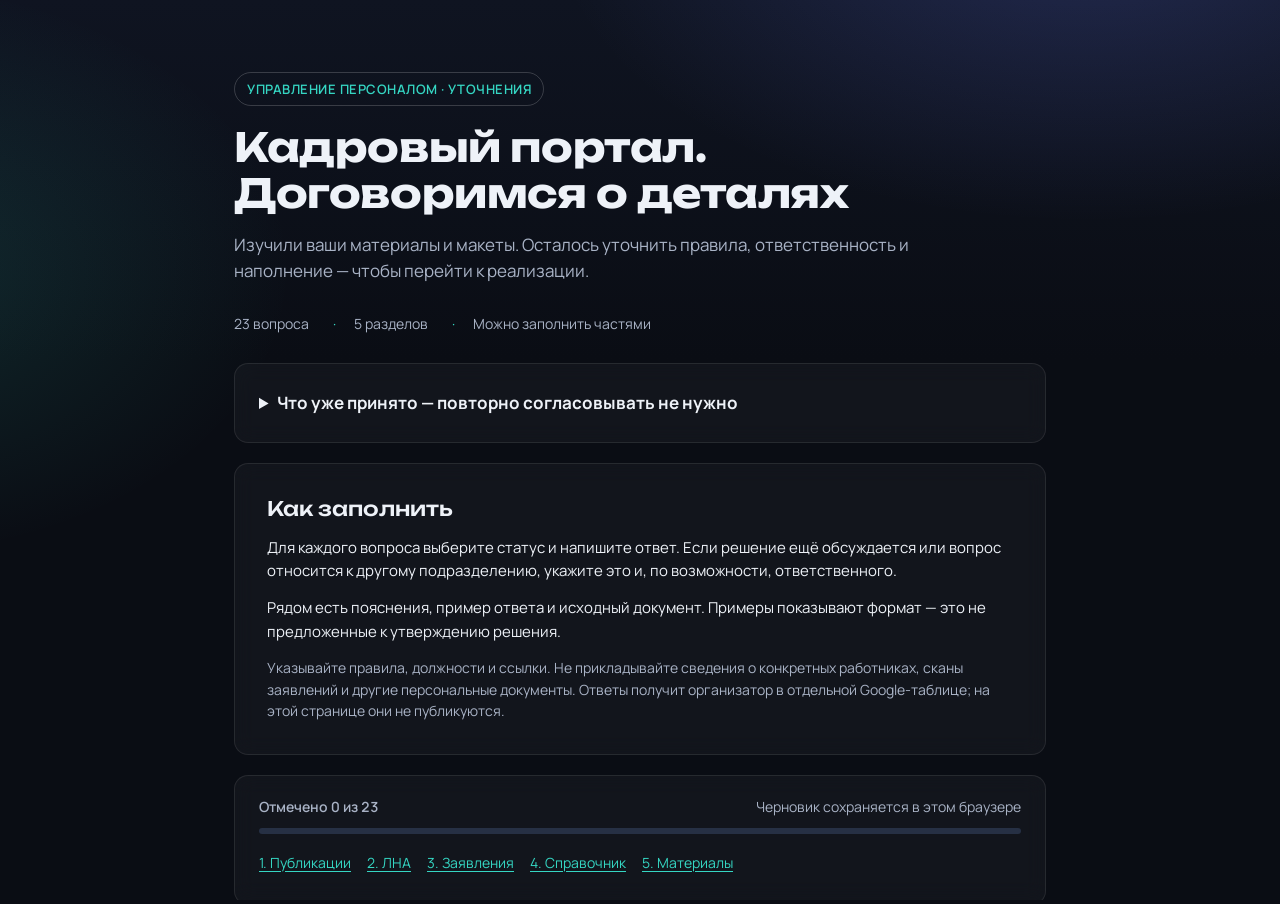
<file: docs/prototypes/hr-survey.html>
<!doctype html>
<html lang="ru"><meta charset="utf-8"><meta name="viewport" content="width=device-width,initial-scale=1"><title>Макет опроса УРП</title><style>html,body,iframe{margin:0;width:100%;height:100%;border:0;background:#0a0d14}</style><iframe src="../../hr/index.html" title="Опрос для кадровой службы"></iframe></html>
</file>
<file: styles.css>
/* Основное оформление (бывший вариант A) — «тёмный технологичный»: глубокий графит, стеклянные карточки,
   один холодный акцент (бирюза → индиго), заголовок Unbounded, текст Manrope. */

:root {
  color-scheme: dark;
  --bg: #0a0d14;
  --bg-2: #0f1421;
  --card: rgba(255, 255, 255, 0.035);
  --card-solid: #131a28;
  --line: rgba(255, 255, 255, 0.09);
  --line-strong: rgba(255, 255, 255, 0.18);
  --ink: #eef2f8;
  --ink-2: #a9b3c6;
  --ink-3: #7c879c;
  --accent: #35d6c3;
  --accent-2: #6b7cff;
  --accent-soft: rgba(53, 214, 195, 0.12);
  --warn: #ff7a6b;
  --warn-soft: rgba(255, 122, 107, 0.12);
  --r: 14px;
  --r-sm: 10px;
  --head: "Unbounded", "Segoe UI", Arial, sans-serif;
  --text: "Manrope", "Segoe UI", Arial, sans-serif;
}

*, *::before, *::after { box-sizing: border-box; }
html { -webkit-text-size-adjust: 100%; }

body {
  margin: 0;
  background: var(--bg);
  color: var(--ink);
  font-family: var(--text);
  font-size: 17px;
  line-height: 1.55;
  -webkit-font-smoothing: antialiased;
}

.bg {
  position: fixed;
  inset: 0;
  z-index: -1;
  background:
    radial-gradient(900px 520px at 85% -10%, rgba(107, 124, 255, 0.22), transparent 60%),
    radial-gradient(700px 480px at -10% 30%, rgba(53, 214, 195, 0.14), transparent 60%),
    linear-gradient(180deg, var(--bg-2), var(--bg) 40%);
}

.visually-hidden { position: absolute; width: 1px; height: 1px; margin: -1px; padding: 0; overflow: hidden; clip: rect(0 0 0 0); white-space: nowrap; border: 0; }
.skip { position: absolute; left: 16px; top: -48px; padding: 8px 12px; background: var(--accent); color: #0a0d14; border-radius: 8px; z-index: 10; }
.skip:focus { top: 16px; }

.page { max-width: 860px; margin: 0 auto; padding: 72px 24px 96px; }

/* шапка */
.hero { margin: 0 0 28px; }
.hero-kicker {
  display: inline-block;
  margin: 0 0 18px;
  padding: 6px 12px;
  border: 1px solid var(--line-strong);
  border-radius: 999px;
  color: var(--accent);
  font-size: 13px;
  font-weight: 600;
  letter-spacing: 0.04em;
  text-transform: uppercase;
}
.title {
  margin: 0 0 16px;
  font-family: var(--head);
  font-weight: 700;
  font-size: 40px;
  line-height: 1.15;
  letter-spacing: -0.01em;
  max-width: 760px;
}
.sub { margin: 0 0 28px; max-width: 560px; color: var(--ink-2); font-size: 17px; }

.progress-card {
  display: grid;
  gap: 10px;
  padding: 16px 20px;
  border: 1px solid var(--line);
  border-radius: var(--r);
  background: var(--card);
  backdrop-filter: blur(10px);
}
.counter { font-size: 14px; font-weight: 600; color: var(--ink-2); font-variant-numeric: tabular-nums; }
.progress-track { height: 6px; border-radius: 999px; background: rgba(255, 255, 255, 0.08); overflow: hidden; }
.progress-track i { display: block; height: 100%; width: 0; border-radius: 999px; background: linear-gradient(90deg, var(--accent), var(--accent-2)); transition: width 240ms ease; }

.notice { margin: 0 0 20px; padding: 14px 18px; border: 1px solid var(--line-strong); border-radius: var(--r-sm); background: var(--accent-soft); font-size: 15px; }

.draft-bar {
  display: flex;
  flex-wrap: wrap;
  align-items: center;
  justify-content: space-between;
  gap: 8px 16px;
  margin: 0 0 20px;
  padding: 12px 18px;
  border: 1px solid var(--line-strong);
  border-radius: var(--r-sm);
  background: var(--card);
  color: var(--ink-2);
  font-size: 15px;
}
.btn.link {
  min-height: 0;
  padding: 4px 0;
  border: 0;
  background: none;
  color: var(--accent);
  font-size: 15px;
  font-weight: 700;
  text-decoration: underline;
  text-underline-offset: 3px;
}
.btn.link:hover { color: var(--ink); }

/* карточки */
.form { margin: 0; }
.block, .card, .submit-card {
  margin: 0 0 20px;
  padding: 32px;
  border: 1px solid var(--line);
  border-radius: var(--r);
  background: var(--card);
  backdrop-filter: blur(10px);
}
.block-title, .card-title {
  margin: 0 0 24px;
  font-family: var(--head);
  font-weight: 500;
  font-size: 20px;
  line-height: 1.3;
}

.q { margin: 0 0 30px; padding: 0; border: 0; min-width: 0; }
.q:last-of-type { margin-bottom: 0; }
.q-label { display: grid; grid-template-columns: 34px minmax(0, 1fr); margin: 0 0 12px; padding: 0; font-size: 17px; font-weight: 700; line-height: 1.4; }
.q-num { color: var(--accent); font-weight: 700; font-variant-numeric: tabular-nums; }
.q-required .q-num::after { content: "*"; margin-left: 1px; }
.q-hint { margin: -4px 0 12px 34px; color: var(--ink-3); font-size: 14.5px; }
.q-body { margin-left: 34px; }
.q-error { margin: 8px 0 0 34px; color: var(--warn); font-size: 14.5px; font-weight: 600; }
.q-error:empty { display: none; }
.q.invalid .q-body > input[type="text"], .q.invalid .q-body > textarea { border-color: var(--warn); }

input[type="text"], textarea {
  display: block; width: 100%; min-height: 50px; padding: 12px 16px;
  border: 1px solid var(--line-strong); border-radius: var(--r-sm);
  background: rgba(0, 0, 0, 0.25); color: var(--ink); font: inherit; font-size: 16.5px;
}
textarea { min-height: 120px; resize: vertical; }
input::placeholder, textarea::placeholder { color: var(--ink-3); }
input[type="text"]:focus, textarea:focus { outline: none; border-color: var(--accent); box-shadow: 0 0 0 3px var(--accent-soft); }
button:focus-visible, a:focus-visible { outline: 2px solid var(--accent); outline-offset: 2px; }

/* варианты */
.opts { display: grid; grid-template-columns: repeat(2, minmax(0, 1fr)); gap: 10px; }
.opts.single-col { grid-template-columns: minmax(0, 1fr); }
.opt {
  position: relative; display: flex; align-items: flex-start; gap: 12px; min-width: 0; min-height: 50px;
  padding: 13px 16px 13px 48px; border: 1px solid var(--line-strong); border-radius: var(--r-sm);
  background: rgba(0, 0, 0, 0.2); cursor: pointer; transition: border-color 120ms, background-color 120ms;
}
.opt:hover { border-color: var(--accent); }
.opt > input[type="radio"], .opt > input[type="checkbox"] { position: absolute; left: 0; top: 0; width: 100%; height: 100%; margin: 0; opacity: 0; cursor: pointer; }
.opt > span { min-width: 0; line-height: 1.45; }
.opt::before { content: ""; position: absolute; left: 15px; top: 15px; width: 20px; height: 20px; border: 1.5px solid var(--line-strong); background: transparent; }
.opt:has(> input[type="radio"])::before { border-radius: 50%; }
.opt:has(> input[type="checkbox"])::before { border-radius: 5px; }
.opt:has(> input[type="radio"])::after { content: ""; position: absolute; left: 21px; top: 21px; width: 8px; height: 8px; border-radius: 50%; background: var(--accent); transform: scale(0); transition: transform 120ms; }
.opt:has(> input[type="checkbox"])::after { content: ""; position: absolute; left: 22px; top: 18px; width: 6px; height: 11px; border: solid #0a0d14; border-width: 0 2px 2px 0; transform: rotate(45deg) scale(0); transition: transform 120ms; }
.opt:has(> input:checked) { border-color: var(--accent); background: var(--accent-soft); }
.opt:has(> input[type="radio"]:checked)::before { border-color: var(--accent); }
.opt:has(> input[type="radio"]:checked)::after { transform: scale(1); }
.opt:has(> input[type="checkbox"]:checked)::before { border-color: var(--accent); background: var(--accent); }
.opt:has(> input[type="checkbox"]:checked)::after { transform: rotate(45deg) scale(1); }
.opt:has(> input:focus-visible) { outline: 2px solid var(--accent); outline-offset: 2px; }
.opt.other { grid-column: 1 / -1; flex-wrap: wrap; }
.opt.other .other-input { position: relative; z-index: 1; display: block; opacity: 1; flex: 1 1 100%; margin: 10px 0 2px; width: 100%; min-height: 44px; padding: 9px 12px; font-size: 15.5px; }
.opt.other .other-input[hidden] { display: none; }

/* список задач */
.list { display: grid; gap: 10px; }
.list-row { display: grid; grid-template-columns: 34px minmax(0, 1fr); align-items: center; gap: 0; }
.list-num { color: var(--accent); font-weight: 700; font-variant-numeric: tabular-nums; }

/* матрица */
.matrix { display: grid; gap: 0; border-top: 1px solid var(--line); }
.matrix-row { display: grid; grid-template-columns: minmax(0, 1fr) 372px; gap: 20px; align-items: center; padding: 18px 0; border-bottom: 1px solid var(--line); }
.row-label { font-size: 16.5px; font-weight: 700; line-height: 1.35; }
.row-desc { display: block; margin-top: 4px; color: var(--ink-3); font-size: 14px; font-weight: 400; line-height: 1.45; }
.cells { display: grid; grid-template-columns: repeat(3, 1fr); gap: 4px; padding: 4px; border-radius: 999px; background: rgba(255, 255, 255, 0.06); }
.cell { position: relative; display: flex; align-items: center; justify-content: center; min-height: 38px; padding: 6px 10px; border-radius: 999px; color: var(--ink-2); font-size: 13.5px; font-weight: 600; text-align: center; cursor: pointer; transition: background-color 120ms, color 120ms; }
.cell input { position: absolute; inset: 0; width: 100%; height: 100%; margin: 0; opacity: 0; cursor: pointer; }
.cell:hover { color: var(--ink); }
.cell:has(input:checked) { background: linear-gradient(135deg, var(--accent), var(--accent-2)); color: #0a0d14; }
.cell:has(input:focus-visible) { outline: 2px solid var(--accent); outline-offset: 1px; }

/* отправка */
.btn { display: inline-block; min-height: 52px; padding: 13px 28px; border: 1px solid transparent; border-radius: var(--r-sm); font: inherit; font-size: 16.5px; font-weight: 700; cursor: pointer; }
.btn.primary { width: 100%; background: linear-gradient(135deg, var(--accent), var(--accent-2)); color: #0a0d14; }
.btn.primary:hover { filter: brightness(1.08); }
.btn.primary:disabled { opacity: 0.6; cursor: progress; }
.btn.secondary { background: transparent; border-color: var(--line-strong); color: var(--ink); }
.btn.secondary:hover { border-color: var(--accent); }
.submit-hint { margin: 12px 0 0; color: var(--ink-3); font-size: 14px; text-align: center; }

.panel { margin: 18px 0 0; padding: 16px 18px; border: 1px solid var(--line-strong); border-radius: var(--r-sm); background: var(--card-solid); }
.panel p { margin: 0 0 10px; } .panel p:last-child { margin: 0; }
.panel-title { margin: 0 0 6px; font-size: 17px; font-weight: 700; }
.panel.error { border-color: var(--warn); background: var(--warn-soft); }
.panel .actions { display: flex; flex-wrap: wrap; gap: 10px; margin-top: 12px; }
.panel .manual-copy { margin-top: 12px; } .panel .manual-copy textarea { font-size: 14px; }
.card.success { border-color: var(--accent); } .card.success p { margin: 0; color: var(--ink-2); }
.form.sending fieldset.q { opacity: 0.6; }

@media (max-width: 900px) { .matrix-row { grid-template-columns: minmax(0, 1fr); gap: 12px; } }
@media (max-width: 680px) {
  .page { padding: 40px 14px 64px; }
  .title { font-size: 28px; }
  .block, .card, .submit-card { padding: 22px 16px; }
  .q-body, .q-hint, .q-error { margin-left: 0; }
  .opts { grid-template-columns: minmax(0, 1fr); }
}
@media (max-width: 400px) { .cells { grid-template-columns: minmax(0, 1fr); border-radius: 12px; } .cell { border-radius: 8px; } }
@media (prefers-reduced-motion: reduce) { * { transition: none !important; } }
</file>
<file: hr/styles.css>
/* Основное оформление (бывший вариант A) — «тёмный технологичный»: глубокий графит, стеклянные карточки,
   один холодный акцент (бирюза → индиго), заголовок Unbounded, текст Manrope. */

:root {
  color-scheme: dark;
  --bg: #0a0d14;
  --bg-2: #0f1421;
  --card: rgba(255, 255, 255, 0.035);
  --card-solid: #131a28;
  --line: rgba(255, 255, 255, 0.09);
  --line-strong: rgba(255, 255, 255, 0.18);
  --ink: #eef2f8;
  --ink-2: #a9b3c6;
  --ink-3: #7c879c;
  --accent: #35d6c3;
  --accent-2: #6b7cff;
  --accent-soft: rgba(53, 214, 195, 0.12);
  --warn: #ff7a6b;
  --warn-soft: rgba(255, 122, 107, 0.12);
  --r: 14px;
  --r-sm: 10px;
  --head: "Unbounded", "Segoe UI", Arial, sans-serif;
  --text: "Manrope", "Segoe UI", Arial, sans-serif;
}

*, *::before, *::after { box-sizing: border-box; }
html { -webkit-text-size-adjust: 100%; }

body {
  margin: 0;
  background: var(--bg);
  color: var(--ink);
  font-family: var(--text);
  font-size: 17px;
  line-height: 1.55;
  -webkit-font-smoothing: antialiased;
}

.bg {
  position: fixed;
  inset: 0;
  z-index: -1;
  background:
    radial-gradient(900px 520px at 85% -10%, rgba(107, 124, 255, 0.22), transparent 60%),
    radial-gradient(700px 480px at -10% 30%, rgba(53, 214, 195, 0.14), transparent 60%),
    linear-gradient(180deg, var(--bg-2), var(--bg) 40%);
}

.visually-hidden { position: absolute; width: 1px; height: 1px; margin: -1px; padding: 0; overflow: hidden; clip: rect(0 0 0 0); white-space: nowrap; border: 0; }
.skip { position: absolute; left: 16px; top: -48px; padding: 8px 12px; background: var(--accent); color: #0a0d14; border-radius: 8px; z-index: 10; }
.skip:focus { top: 16px; }

.page { max-width: 860px; margin: 0 auto; padding: 72px 24px 96px; }

/* шапка */
.hero { margin: 0 0 28px; }
.hero-kicker {
  display: inline-block;
  margin: 0 0 18px;
  padding: 6px 12px;
  border: 1px solid var(--line-strong);
  border-radius: 999px;
  color: var(--accent);
  font-size: 13px;
  font-weight: 600;
  letter-spacing: 0.04em;
  text-transform: uppercase;
}
.title {
  margin: 0 0 16px;
  font-family: var(--head);
  font-weight: 700;
  font-size: 40px;
  line-height: 1.15;
  letter-spacing: -0.01em;
  max-width: 760px;
}
.sub { margin: 0 0 28px; max-width: 560px; color: var(--ink-2); font-size: 17px; }

.progress-card {
  display: grid;
  gap: 10px;
  padding: 16px 20px;
  border: 1px solid var(--line);
  border-radius: var(--r);
  background: var(--card);
  backdrop-filter: blur(10px);
}
.counter { font-size: 14px; font-weight: 600; color: var(--ink-2); font-variant-numeric: tabular-nums; }
.progress-track { height: 6px; border-radius: 999px; background: rgba(255, 255, 255, 0.08); overflow: hidden; }
.progress-track i { display: block; height: 100%; width: 0; border-radius: 999px; background: linear-gradient(90deg, var(--accent), var(--accent-2)); transition: width 240ms ease; }

.notice { margin: 0 0 20px; padding: 14px 18px; border: 1px solid var(--line-strong); border-radius: var(--r-sm); background: var(--accent-soft); font-size: 15px; }

.draft-bar {
  display: flex;
  flex-wrap: wrap;
  align-items: center;
  justify-content: space-between;
  gap: 8px 16px;
  margin: 0 0 20px;
  padding: 12px 18px;
  border: 1px solid var(--line-strong);
  border-radius: var(--r-sm);
  background: var(--card);
  color: var(--ink-2);
  font-size: 15px;
}
.btn.link {
  min-height: 0;
  padding: 4px 0;
  border: 0;
  background: none;
  color: var(--accent);
  font-size: 15px;
  font-weight: 700;
  text-decoration: underline;
  text-underline-offset: 3px;
}
.btn.link:hover { color: var(--ink); }

/* карточки */
.form { margin: 0; }
.block, .card, .submit-card {
  margin: 0 0 20px;
  padding: 32px;
  border: 1px solid var(--line);
  border-radius: var(--r);
  background: var(--card);
  backdrop-filter: blur(10px);
}
.block-title, .card-title {
  margin: 0 0 24px;
  font-family: var(--head);
  font-weight: 500;
  font-size: 20px;
  line-height: 1.3;
}

.q { margin: 0 0 30px; padding: 0; border: 0; min-width: 0; }
.q:last-of-type { margin-bottom: 0; }
.q-label { display: grid; grid-template-columns: 34px minmax(0, 1fr); margin: 0 0 12px; padding: 0; font-size: 17px; font-weight: 700; line-height: 1.4; }
.q-num { color: var(--accent); font-weight: 700; font-variant-numeric: tabular-nums; }
.q-required .q-num::after { content: "*"; margin-left: 1px; }
.q-hint { margin: -4px 0 12px 34px; color: var(--ink-3); font-size: 14.5px; }
.q-body { margin-left: 34px; }
.q-error { margin: 8px 0 0 34px; color: var(--warn); font-size: 14.5px; font-weight: 600; }
.q-error:empty { display: none; }
.q.invalid .q-body > input[type="text"], .q.invalid .q-body > textarea { border-color: var(--warn); }

input[type="text"], textarea {
  display: block; width: 100%; min-height: 50px; padding: 12px 16px;
  border: 1px solid var(--line-strong); border-radius: var(--r-sm);
  background: rgba(0, 0, 0, 0.25); color: var(--ink); font: inherit; font-size: 16.5px;
}
textarea { min-height: 120px; resize: vertical; }
input::placeholder, textarea::placeholder { color: var(--ink-3); }
input[type="text"]:focus, textarea:focus { outline: none; border-color: var(--accent); box-shadow: 0 0 0 3px var(--accent-soft); }
button:focus-visible, a:focus-visible { outline: 2px solid var(--accent); outline-offset: 2px; }

/* варианты */
.opts { display: grid; grid-template-columns: repeat(2, minmax(0, 1fr)); gap: 10px; }
.opts.single-col { grid-template-columns: minmax(0, 1fr); }
.opt {
  position: relative; display: flex; align-items: flex-start; gap: 12px; min-width: 0; min-height: 50px;
  padding: 13px 16px 13px 48px; border: 1px solid var(--line-strong); border-radius: var(--r-sm);
  background: rgba(0, 0, 0, 0.2); cursor: pointer; transition: border-color 120ms, background-color 120ms;
}
.opt:hover { border-color: var(--accent); }
.opt > input[type="radio"], .opt > input[type="checkbox"] { position: absolute; left: 0; top: 0; width: 100%; height: 100%; margin: 0; opacity: 0; cursor: pointer; }
.opt > span { min-width: 0; line-height: 1.45; }
.opt::before { content: ""; position: absolute; left: 15px; top: 15px; width: 20px; height: 20px; border: 1.5px solid var(--line-strong); background: transparent; }
.opt:has(> input[type="radio"])::before { border-radius: 50%; }
.opt:has(> input[type="checkbox"])::before { border-radius: 5px; }
.opt:has(> input[type="radio"])::after { content: ""; position: absolute; left: 21px; top: 21px; width: 8px; height: 8px; border-radius: 50%; background: var(--accent); transform: scale(0); transition: transform 120ms; }
.opt:has(> input[type="checkbox"])::after { content: ""; position: absolute; left: 22px; top: 18px; width: 6px; height: 11px; border: solid #0a0d14; border-width: 0 2px 2px 0; transform: rotate(45deg) scale(0); transition: transform 120ms; }
.opt:has(> input:checked) { border-color: var(--accent); background: var(--accent-soft); }
.opt:has(> input[type="radio"]:checked)::before { border-color: var(--accent); }
.opt:has(> input[type="radio"]:checked)::after { transform: scale(1); }
.opt:has(> input[type="checkbox"]:checked)::before { border-color: var(--accent); background: var(--accent); }
.opt:has(> input[type="checkbox"]:checked)::after { transform: rotate(45deg) scale(1); }
.opt:has(> input:focus-visible) { outline: 2px solid var(--accent); outline-offset: 2px; }
.opt.other { grid-column: 1 / -1; flex-wrap: wrap; }
.opt.other .other-input { position: relative; z-index: 1; display: block; opacity: 1; flex: 1 1 100%; margin: 10px 0 2px; width: 100%; min-height: 44px; padding: 9px 12px; font-size: 15.5px; }
.opt.other .other-input[hidden] { display: none; }

/* список задач */
.list { display: grid; gap: 10px; }
.list-row { display: grid; grid-template-columns: 34px minmax(0, 1fr); align-items: center; gap: 0; }
.list-num { color: var(--accent); font-weight: 700; font-variant-numeric: tabular-nums; }

/* матрица */
.matrix { display: grid; gap: 0; border-top: 1px solid var(--line); }
.matrix-row { display: grid; grid-template-columns: minmax(0, 1fr) 372px; gap: 20px; align-items: center; padding: 18px 0; border-bottom: 1px solid var(--line); }
.row-label { font-size: 16.5px; font-weight: 700; line-height: 1.35; }
.row-desc { display: block; margin-top: 4px; color: var(--ink-3); font-size: 14px; font-weight: 400; line-height: 1.45; }
.cells { display: grid; grid-template-columns: repeat(3, 1fr); gap: 4px; padding: 4px; border-radius: 999px; background: rgba(255, 255, 255, 0.06); }
.cell { position: relative; display: flex; align-items: center; justify-content: center; min-height: 38px; padding: 6px 10px; border-radius: 999px; color: var(--ink-2); font-size: 13.5px; font-weight: 600; text-align: center; cursor: pointer; transition: background-color 120ms, color 120ms; }
.cell input { position: absolute; inset: 0; width: 100%; height: 100%; margin: 0; opacity: 0; cursor: pointer; }
.cell:hover { color: var(--ink); }
.cell:has(input:checked) { background: linear-gradient(135deg, var(--accent), var(--accent-2)); color: #0a0d14; }
.cell:has(input:focus-visible) { outline: 2px solid var(--accent); outline-offset: 1px; }

/* отправка */
.btn { display: inline-block; min-height: 52px; padding: 13px 28px; border: 1px solid transparent; border-radius: var(--r-sm); font: inherit; font-size: 16.5px; font-weight: 700; cursor: pointer; }
.btn.primary { width: 100%; background: linear-gradient(135deg, var(--accent), var(--accent-2)); color: #0a0d14; }
.btn.primary:hover { filter: brightness(1.08); }
.btn.primary:disabled { opacity: 0.6; cursor: progress; }
.btn.secondary { background: transparent; border-color: var(--line-strong); color: var(--ink); }
.btn.secondary:hover { border-color: var(--accent); }
.submit-hint { margin: 12px 0 0; color: var(--ink-3); font-size: 14px; text-align: center; }

.panel { margin: 18px 0 0; padding: 16px 18px; border: 1px solid var(--line-strong); border-radius: var(--r-sm); background: var(--card-solid); }
.panel p { margin: 0 0 10px; } .panel p:last-child { margin: 0; }
.panel-title { margin: 0 0 6px; font-size: 17px; font-weight: 700; }
.panel.error { border-color: var(--warn); background: var(--warn-soft); }
.panel .actions { display: flex; flex-wrap: wrap; gap: 10px; margin-top: 12px; }
.panel .manual-copy { margin-top: 12px; } .panel .manual-copy textarea { font-size: 14px; }
.card.success { border-color: var(--accent); } .card.success p { margin: 0; color: var(--ink-2); }
.form.sending fieldset.q { opacity: 0.6; }

@media (max-width: 900px) { .matrix-row { grid-template-columns: minmax(0, 1fr); gap: 12px; } }
@media (max-width: 680px) {
  .page { padding: 40px 14px 64px; }
  .title { font-size: 28px; }
  .block, .card, .submit-card { padding: 22px 16px; }
  .q-body, .q-hint, .q-error { margin-left: 0; }
  .opts { grid-template-columns: minmax(0, 1fr); }
}
@media (max-width: 400px) { .cells { grid-template-columns: minmax(0, 1fr); border-radius: 12px; } .cell { border-radius: 8px; } }
@media (prefers-reduced-motion: reduce) { * { transition: none !important; } }

/* Дополнения отдельного опроса УРП. */
[hidden] { display: none !important; }
html { scroll-padding-top: 24px; }
a { color: var(--accent); text-underline-offset: 3px; }
.hero-meta { display: flex; flex-wrap: wrap; gap: 10px 24px; color: var(--ink-2); font-size: 14px; }
.hero-meta span + span::before { content: '·'; margin-right: 18px; color: var(--accent); }
.hero .sub { max-width: 690px; }
.small, .footer, .guidance, .section-description { color: var(--ink-2); font-size: 14px; }
.card p { margin: 0 0 14px; }
.card p:last-child { margin-bottom: 0; }
.accepted { padding: 20px 24px; }
summary { cursor: pointer; font-weight: 700; padding: 6px 0; }
summary:focus-visible, select:focus-visible { outline: 2px solid var(--accent); outline-offset: 3px; }
.accepted ul { padding-left: 22px; margin-bottom: 0; color: var(--ink-2); font-size: 15px; }
.accepted li + li { margin-top: 12px; }
.instructions .card-title { margin-bottom: 14px; }
.instructions p { font-size: 15px; }
.instructions .small { font-size: 14px; }
.progress-card { margin-bottom: 22px; padding: 20px 24px; }
.progress-label { display: flex; gap: 12px; flex-wrap: wrap; justify-content: space-between; }
progress { width: 100%; height: 6px; appearance: none; border: 0; border-radius: 20px; overflow: hidden; background: #263044; color: var(--accent); }
progress::-webkit-progress-bar { background: #263044; }
progress::-webkit-progress-value { background: linear-gradient(90deg,var(--accent),var(--accent-2)); }
progress::-moz-progress-bar { background: var(--accent); }
#section-nav { display: flex; flex-wrap: wrap; gap: 2px 16px; }
#section-nav a { padding: 8px 0; min-height: 40px; font-size: 14px; }
.storage-warning { color: var(--warn); }
.two-col { display: grid; grid-template-columns: repeat(2,minmax(0,1fr)); gap: 16px; }
label { display: block; margin: 16px 0 8px; font-size: 15px; font-weight: 600; }
.respondent .block-title { margin-bottom: 6px; }
.respondent p { margin: 8px 0 0; }
.field-error { color: var(--warn); font-size: 14px; margin: 8px 0 0; }
.field-error:empty { display: none; }
[aria-invalid="true"] { border-color: var(--warn) !important; }
.section-description { margin: -10px 0 28px; }
.q { padding-top: 28px; margin-bottom: 32px; border-top: 1px solid var(--line); }
.q-label { grid-template-columns: 48px minmax(0,1fr); font-size: 18px; }
.q-body { margin-left: 48px; }
.q-num { font-size: 14px; padding-top: 3px; }
.question-text { margin: 0 0 12px; font-size: 16px; }
.guidance { margin: 0 0 12px; }
.guidance strong { color: var(--ink); }
.example, .sources { margin: 0 0 10px; border: 1px solid var(--line-strong); border-radius: 10px; padding: 8px 14px; background: rgba(0,0,0,.12); font-size: 14px; }
.example summary { color: var(--accent); }
.example p, .sources p { margin: 12px 0 8px; color: var(--ink-2); }
.source-row { display: flex; align-items: center; gap: 8px 16px; justify-content: space-between; padding: 9px 0; border-top: 1px solid var(--line); }
.source-link { overflow-wrap: anywhere; }
.source-copy { flex-shrink: 0; min-height: 44px; padding: 6px 10px; border: 1px solid var(--line-strong); border-radius: 6px; font: inherit; color: var(--ink); background: var(--card-solid); cursor: pointer; }
.source-copy:hover { border-color: var(--accent); }
select { display: block; width: 100%; min-height: 50px; padding: 10px 14px; color: var(--ink); font: inherit; font-size: 16px; background: #111827; border: 1px solid var(--line-strong); border-radius: var(--r-sm); }
.q textarea { min-height: 140px; }
.optional-label { font-size: 14px; color: var(--ink-2); }
.form-actions { display: flex; gap: 12px 20px; justify-content: space-between; align-items: center; flex-wrap: wrap; margin-top: 22px; }
.submit-hint { color: var(--ink-2); }
.submit-card > .panel.error { margin-bottom: 18px; }
#send-error .btn { margin-top: 12px; }
.success .btn { margin-top: 24px; }
.success #receipt { margin-top: 16px; overflow-wrap: anywhere; }
.footer { margin-top: 24px; line-height: 1.65; }
.footer p:first-child { color: var(--ink); font-weight: 600; }
.trap { position: absolute; left: -9999px; }
input::placeholder, textarea::placeholder { color: #9da9bf; }
input,textarea { max-width: 100%; }
.btn.link { min-height: 44px; }
@media (max-width: 680px) {
  .two-col { grid-template-columns: minmax(0,1fr); gap: 0; }
  .title { font-size: clamp(23px,6.7vw,28px); }
  .hero-meta { gap: 6px 14px; }
  .hero-meta span + span::before { margin-right: 10px; }
  .q-body { margin-left: 0; }
  .q-label { font-size: 17px; grid-template-columns: 40px minmax(0,1fr); }
  .progress-card { padding: 18px 16px; }
  .block-title { font-size: 18px; }
  .source-row { flex-wrap: wrap; }
  .source-copy { padding-left: 12px; padding-right: 12px; }
  .form-actions .btn.secondary { width: 100%; }
}
</file>
